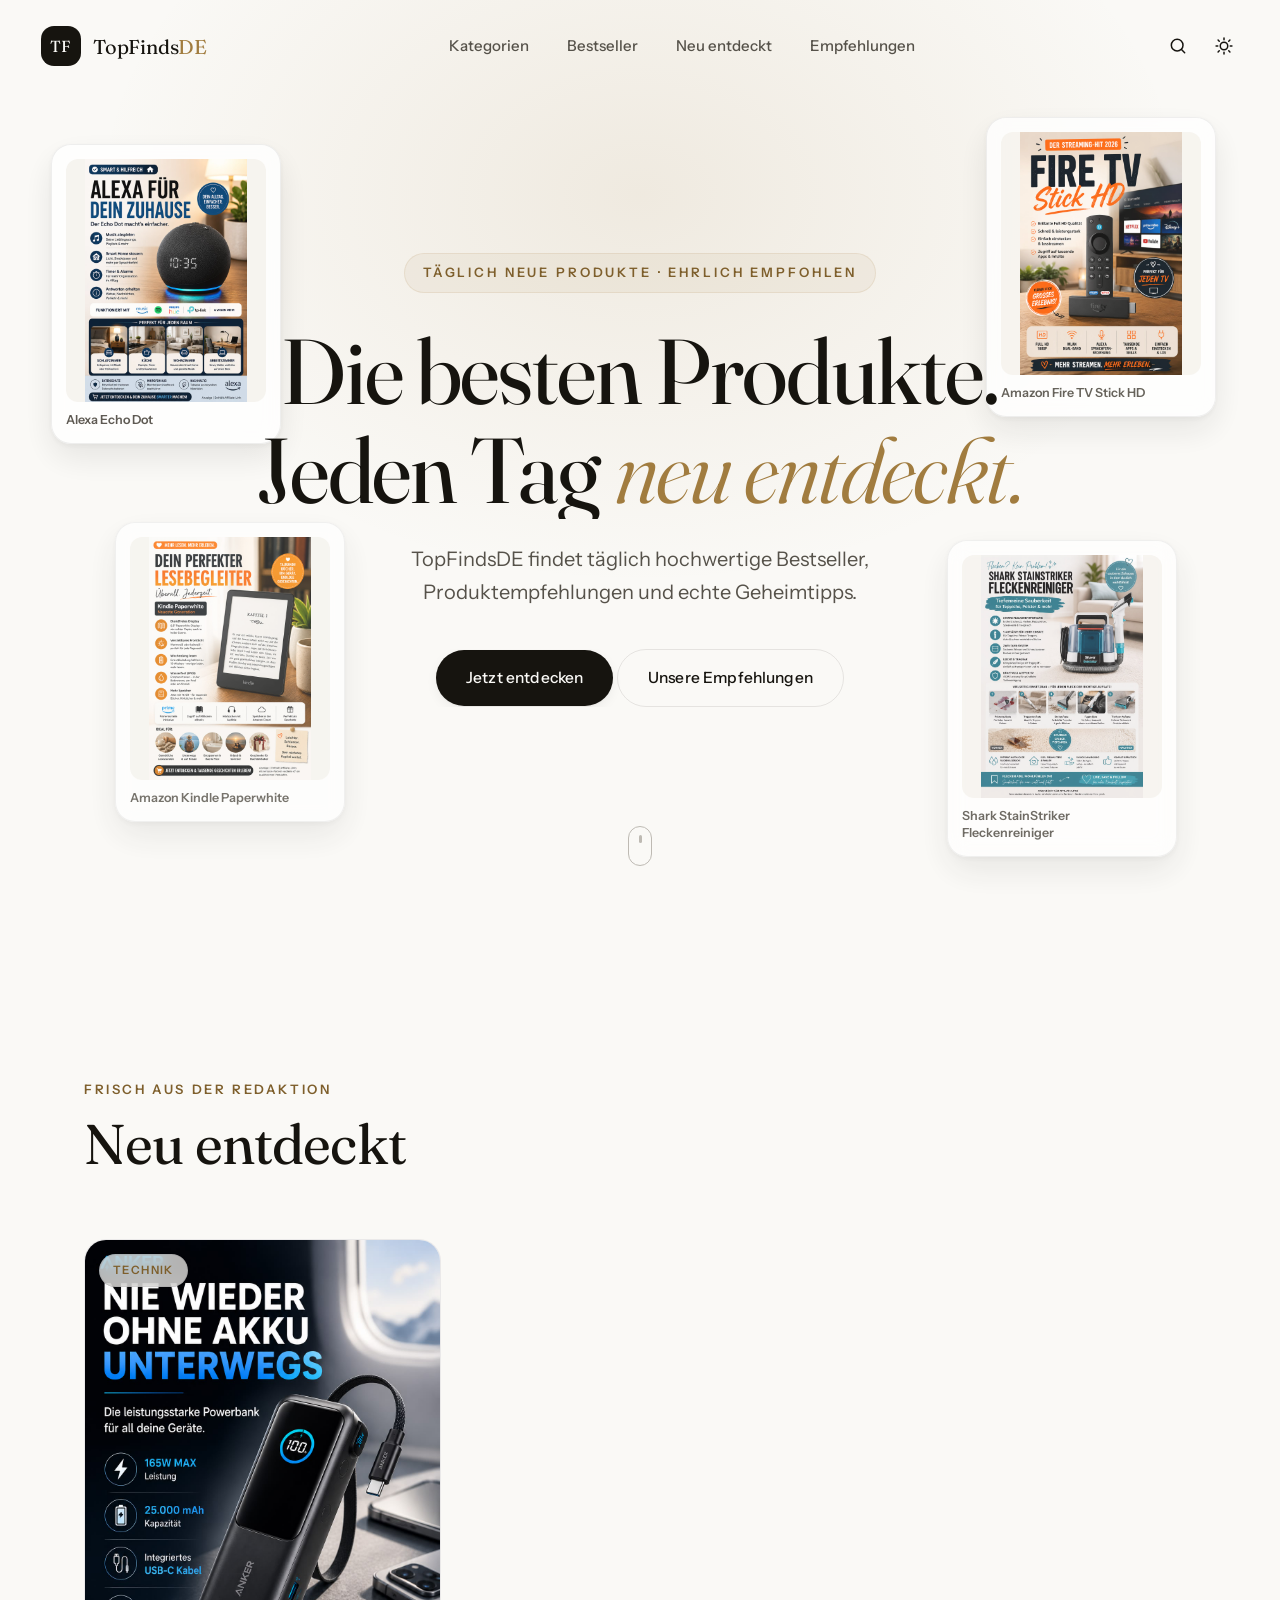
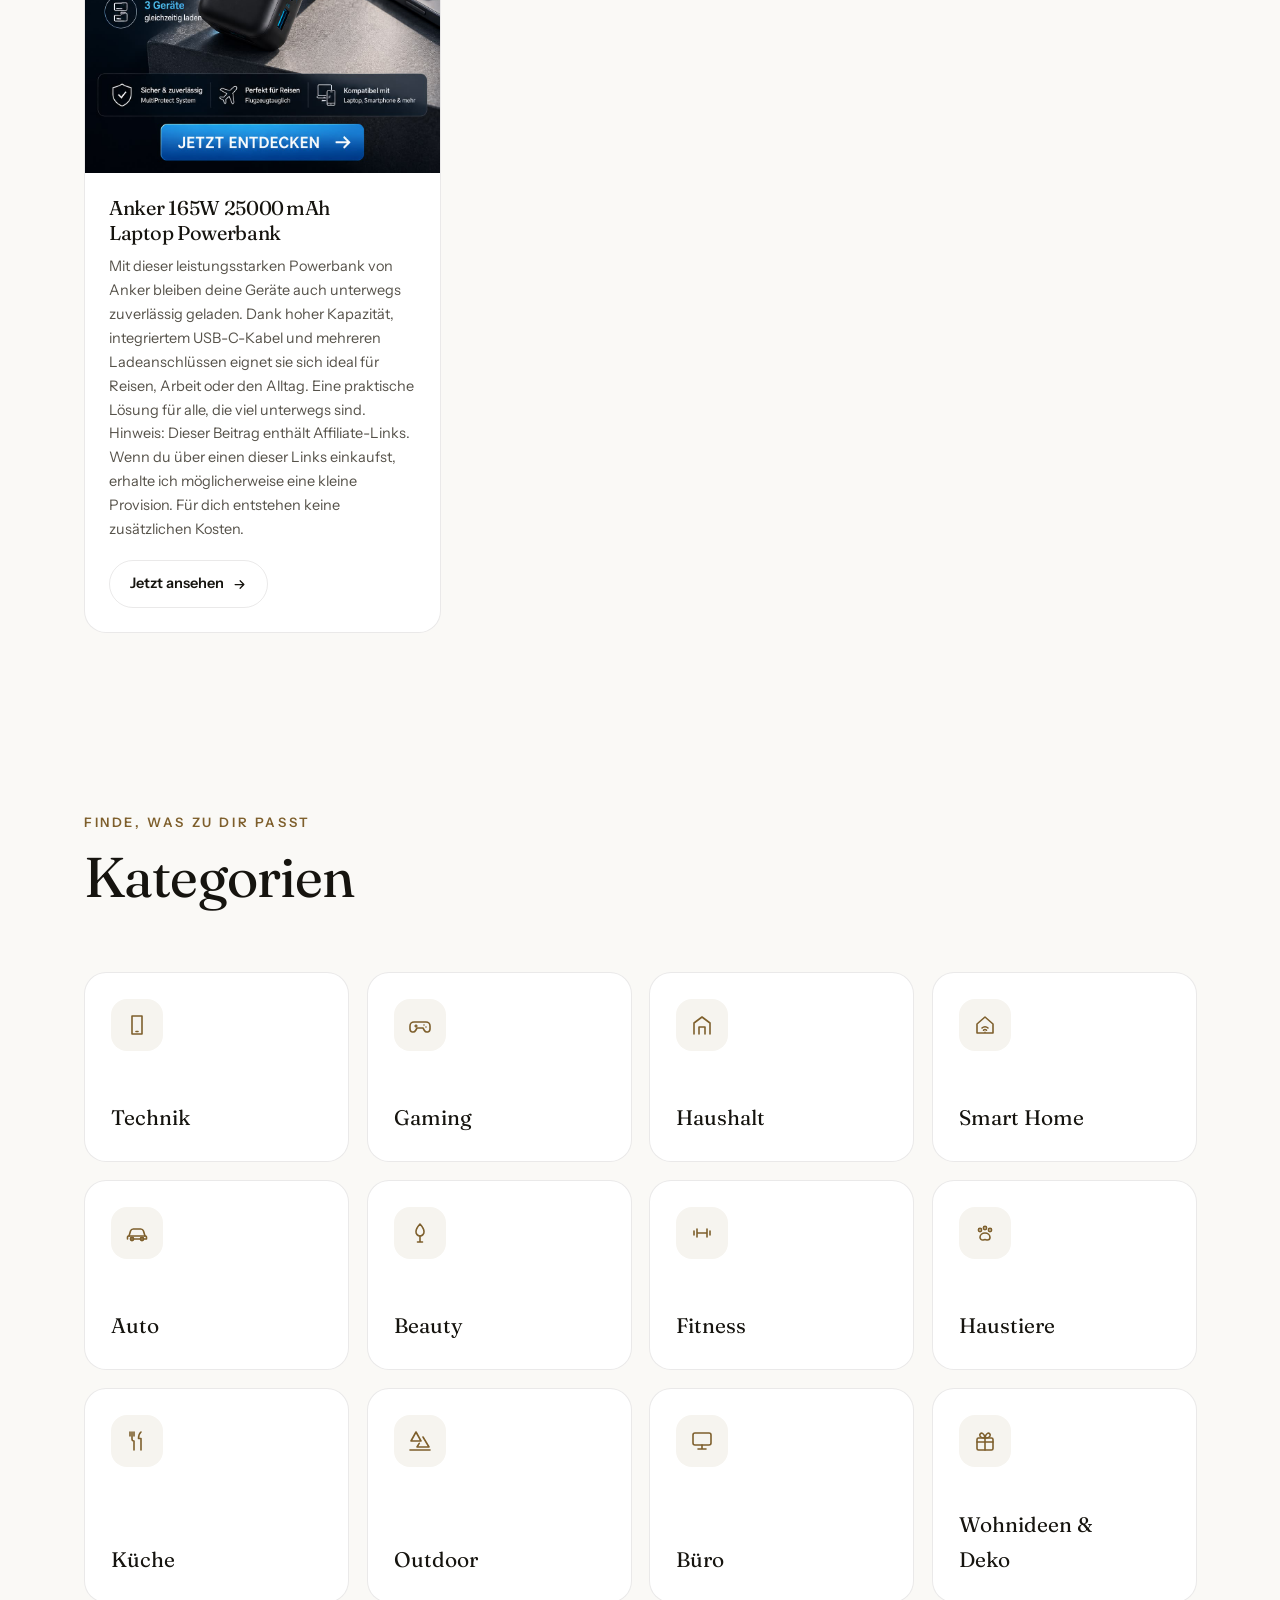
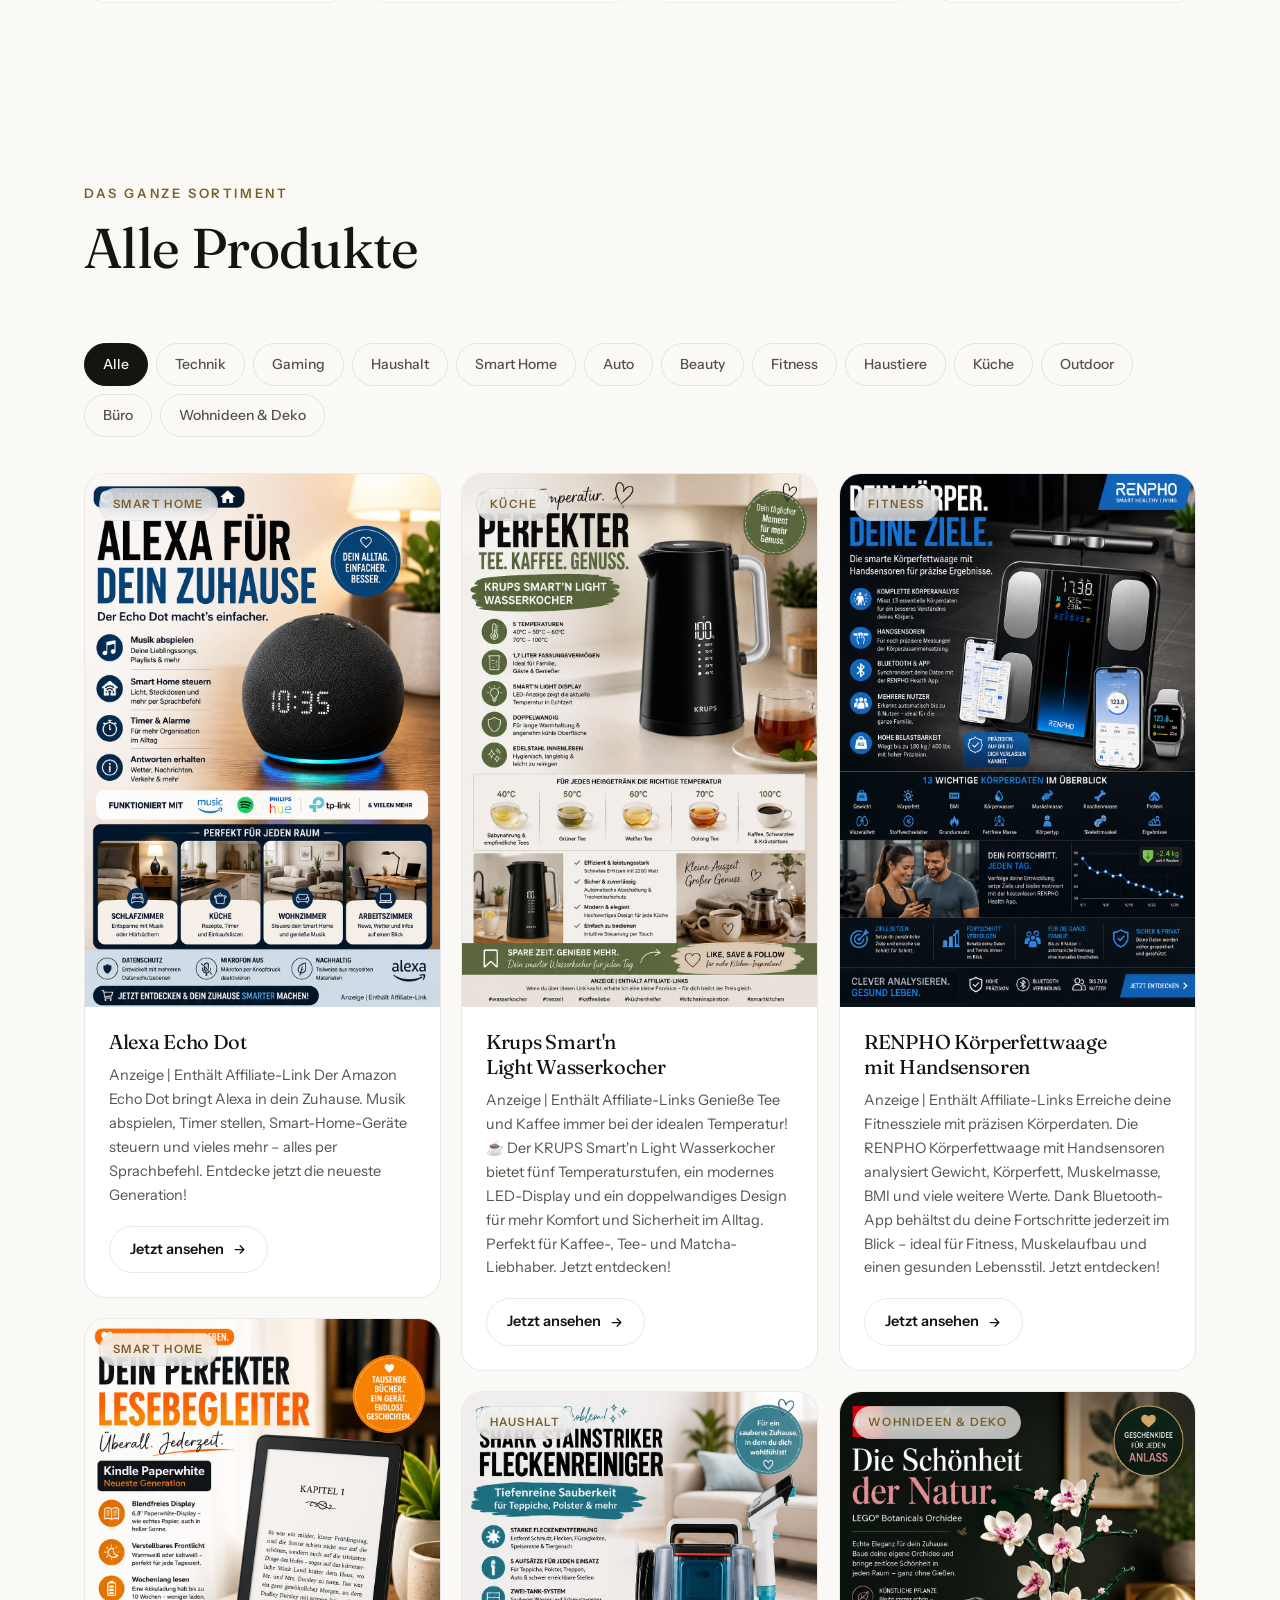
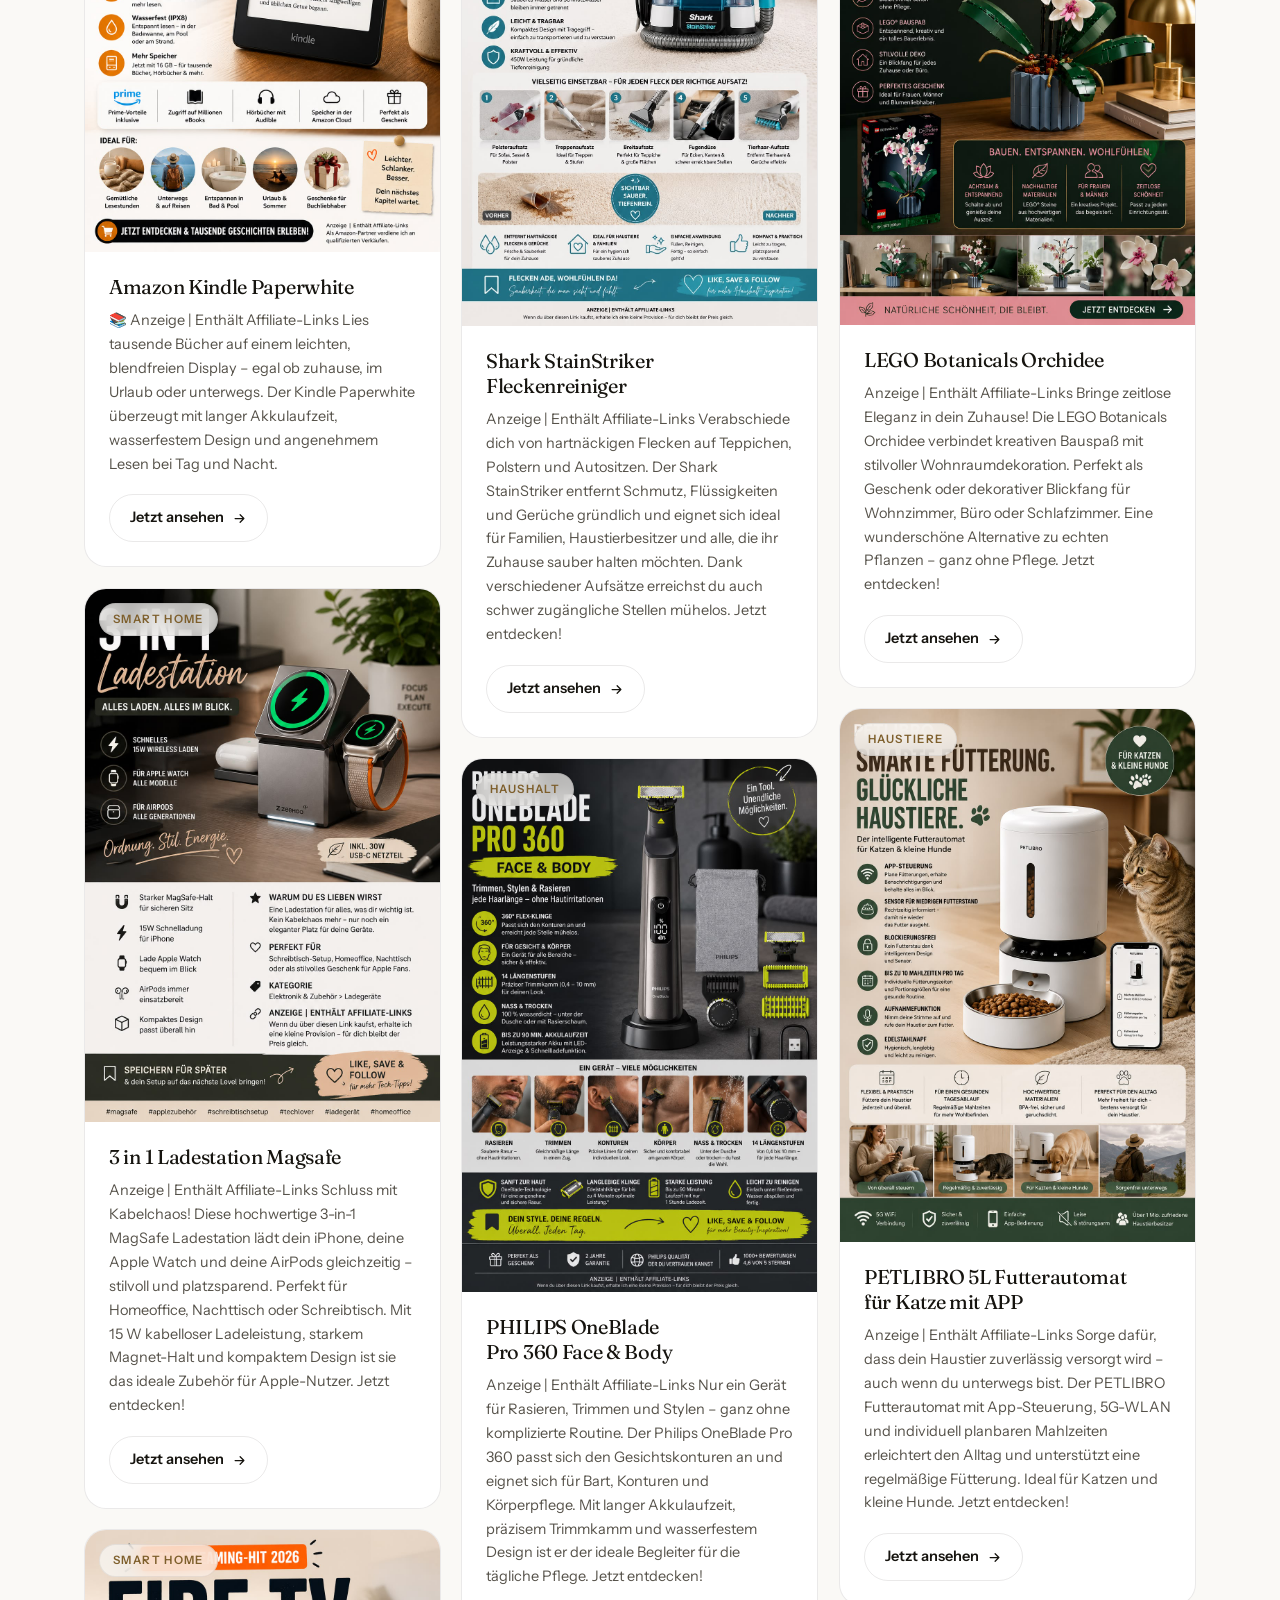
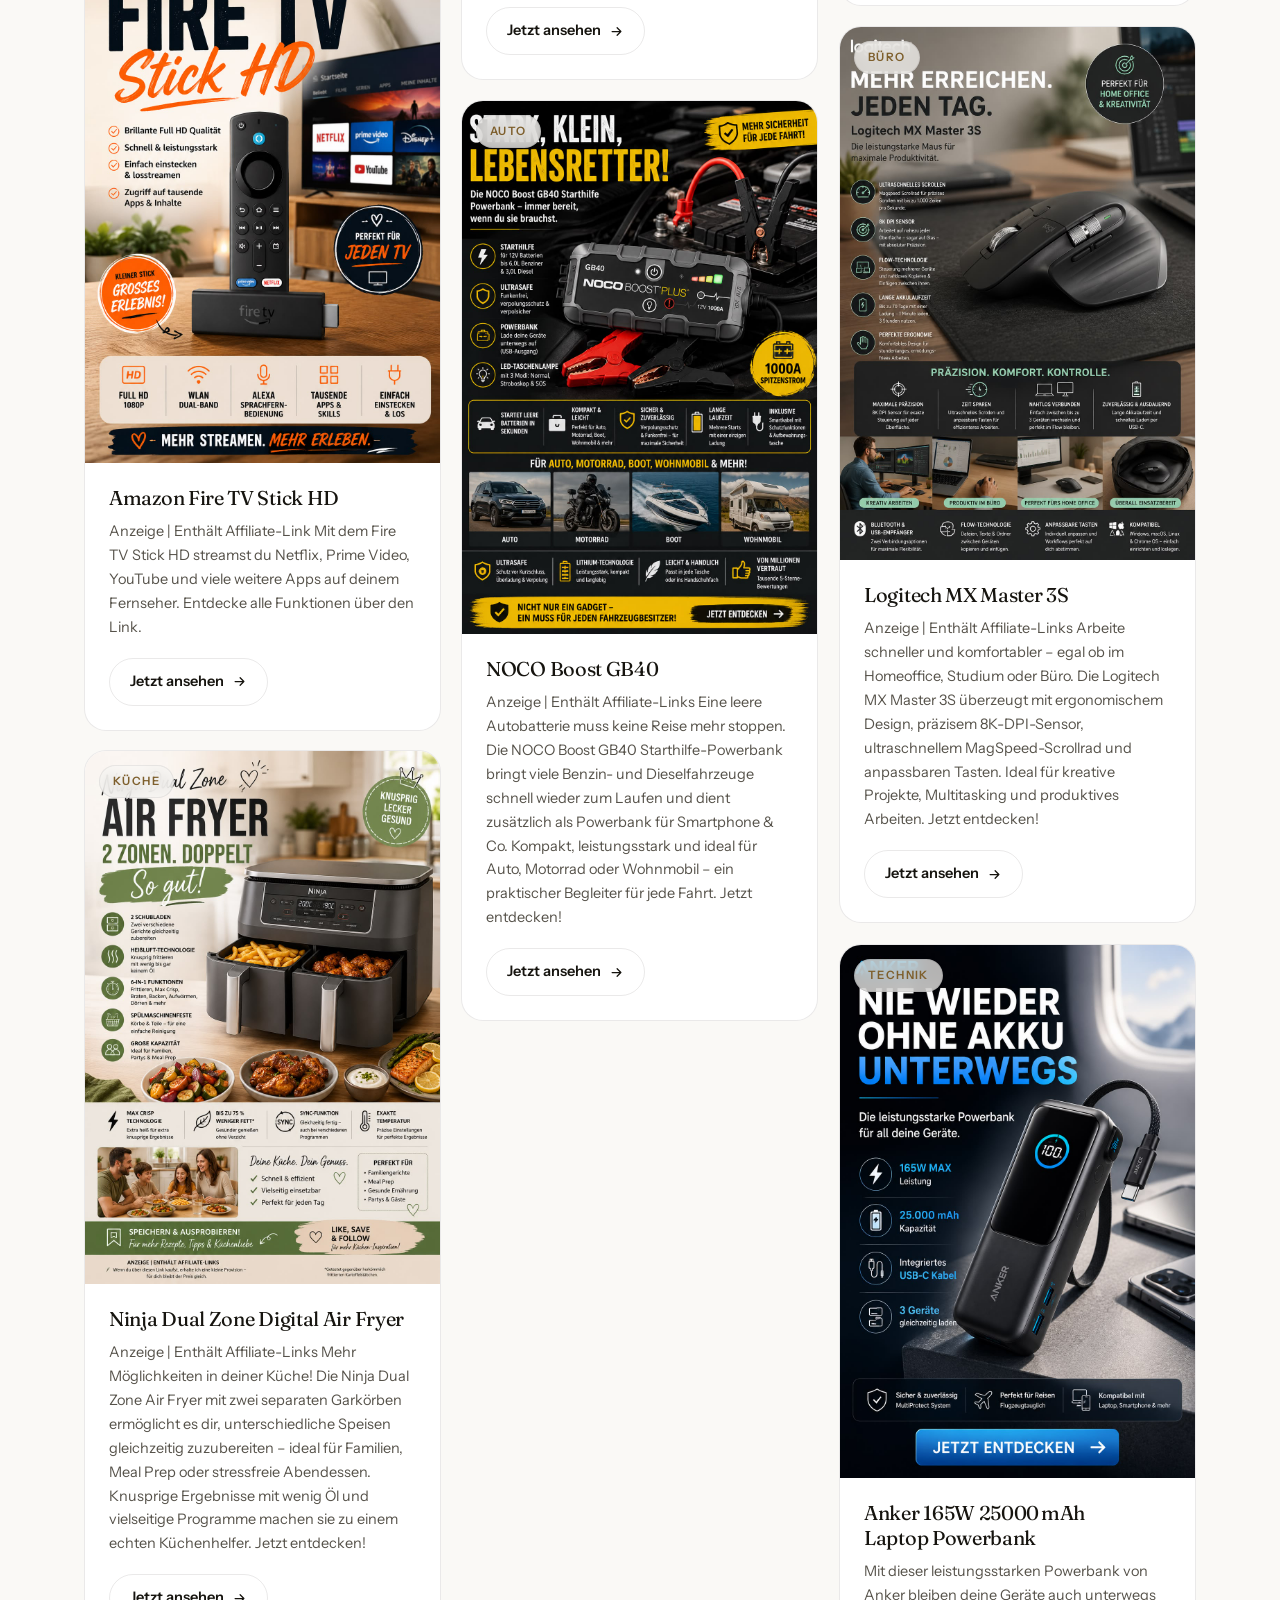
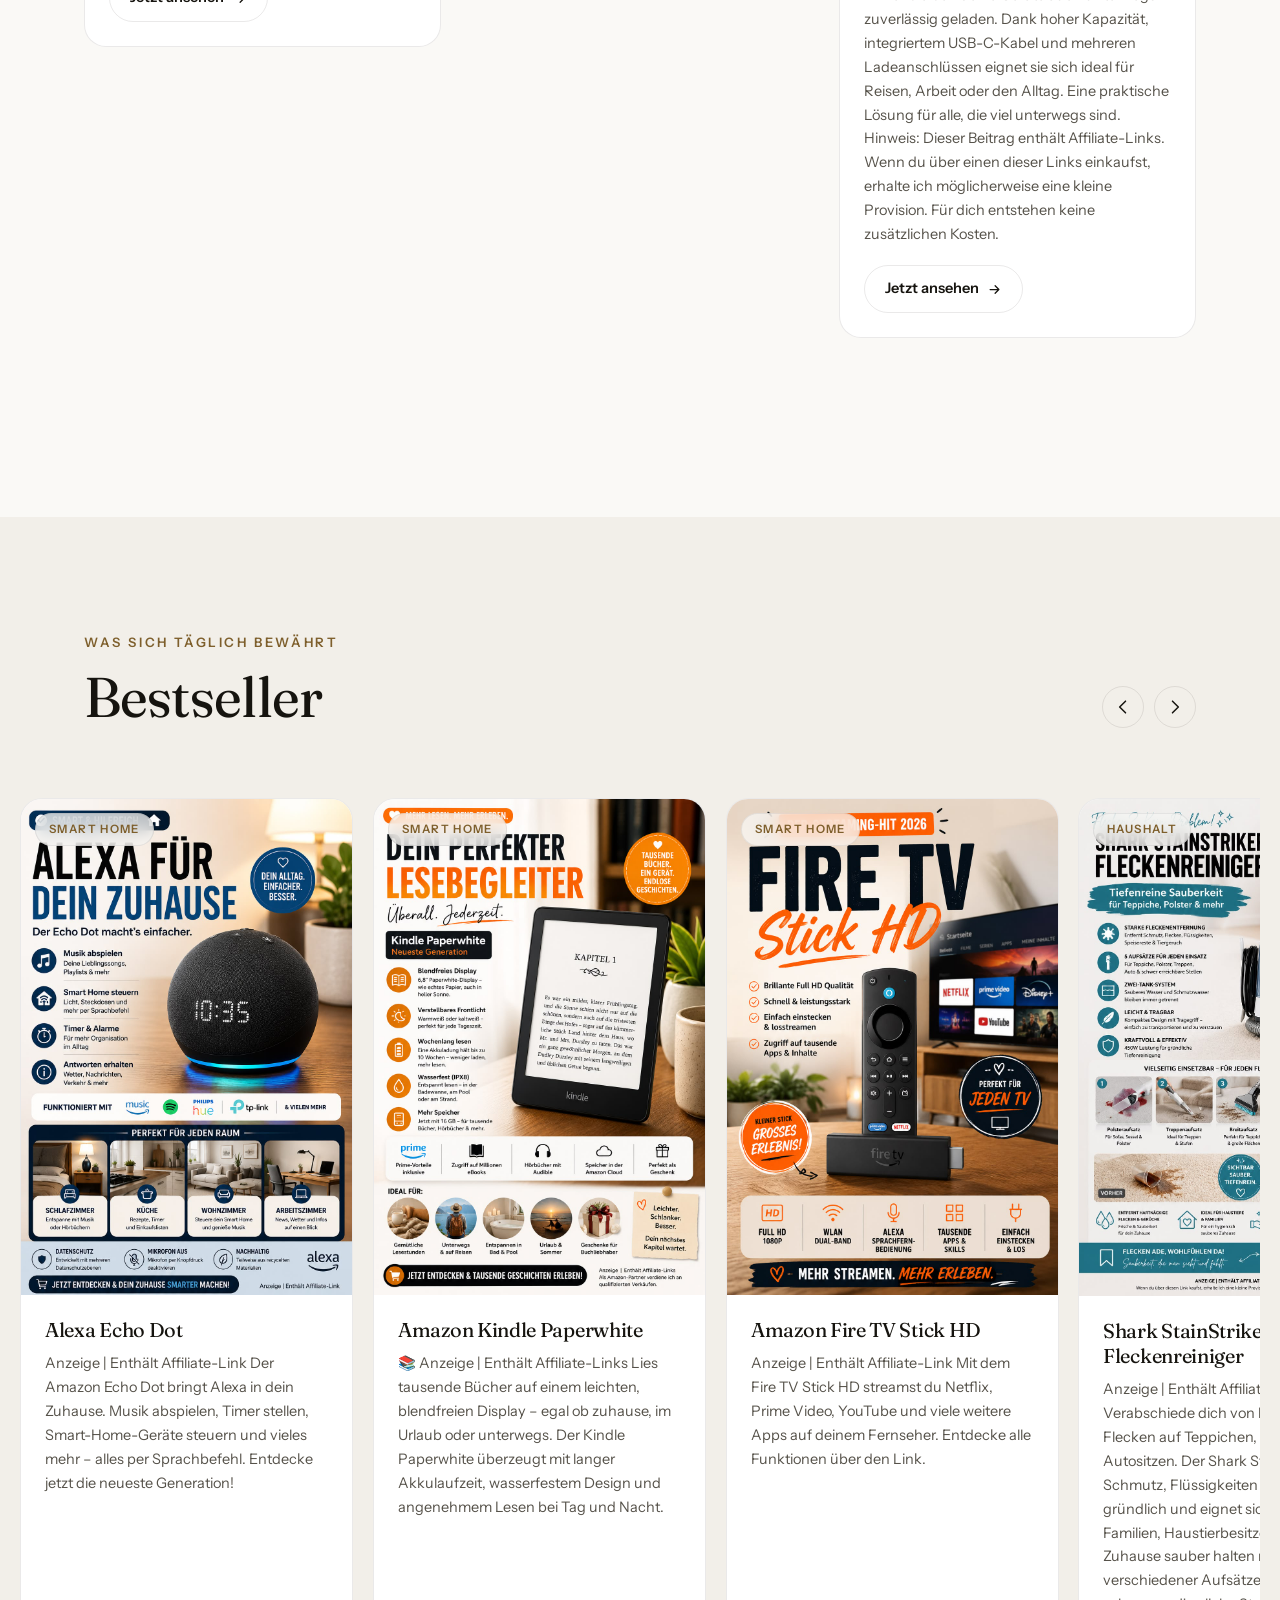
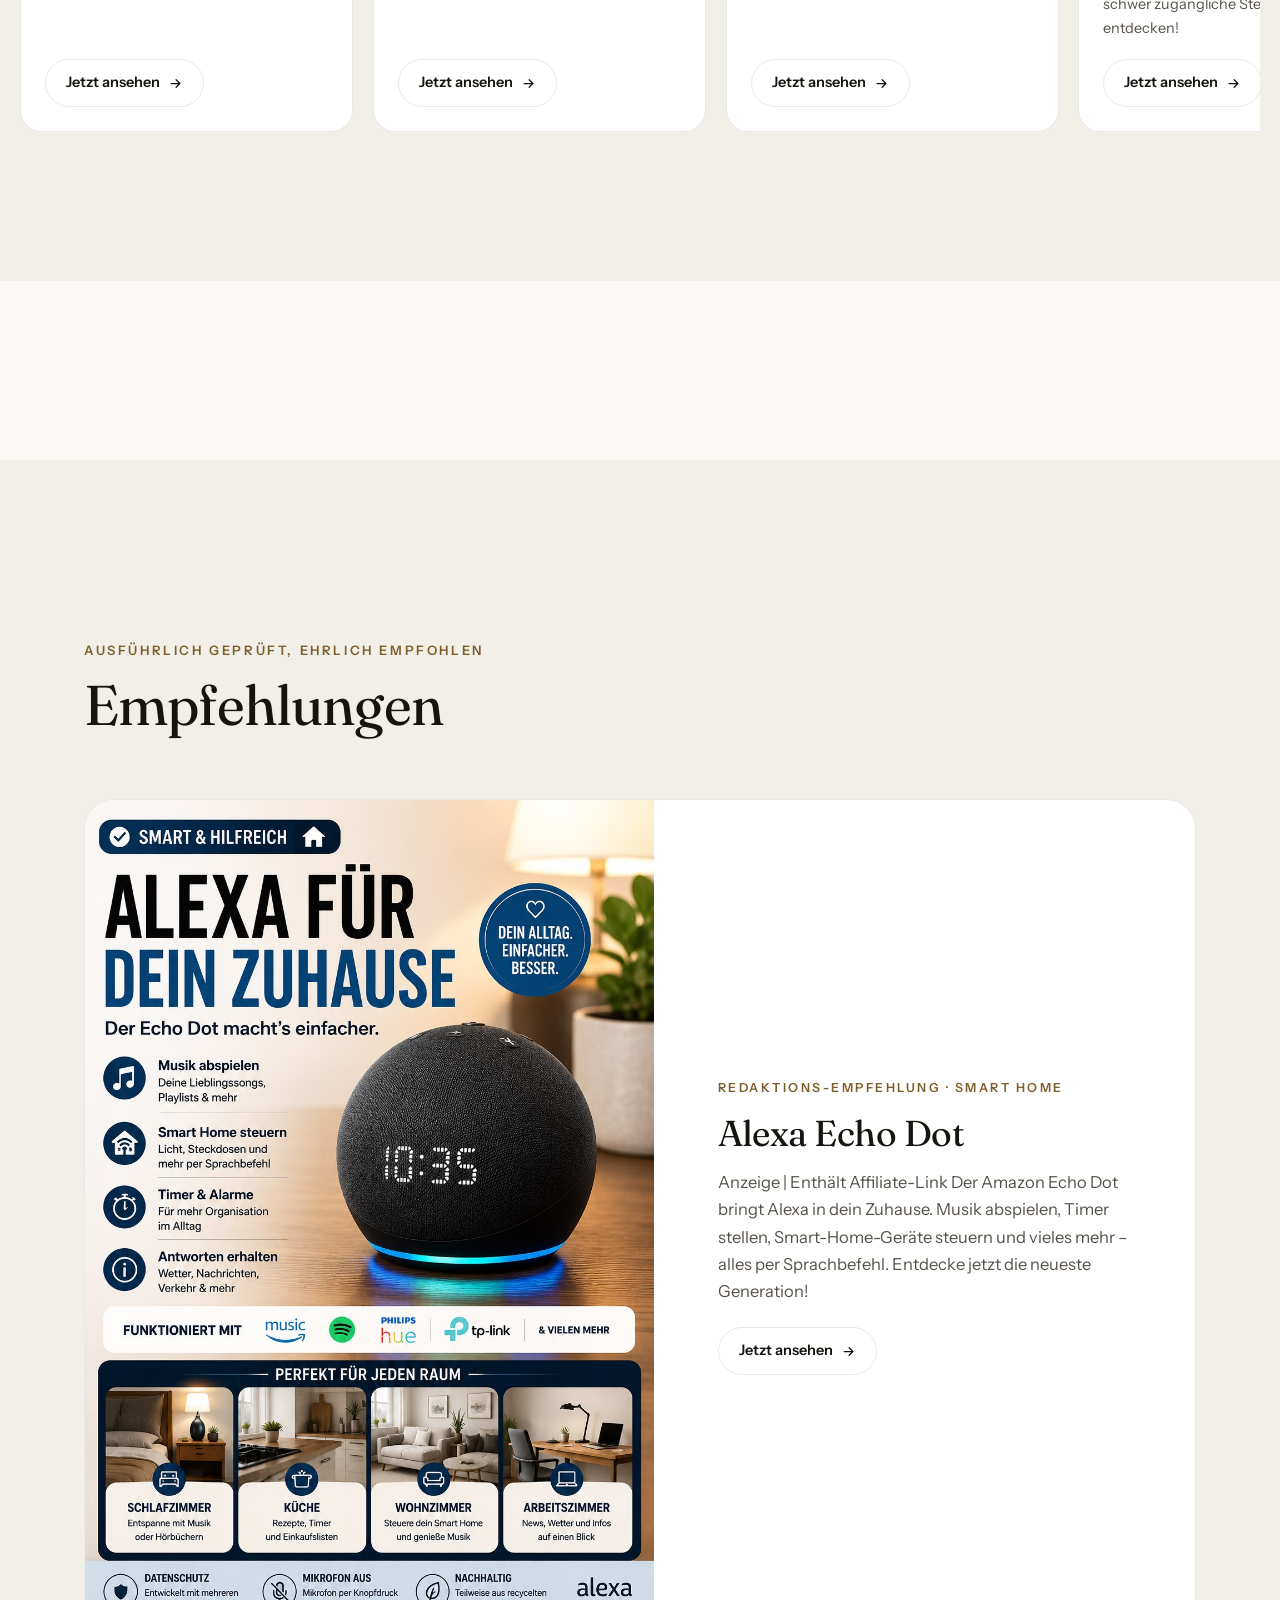
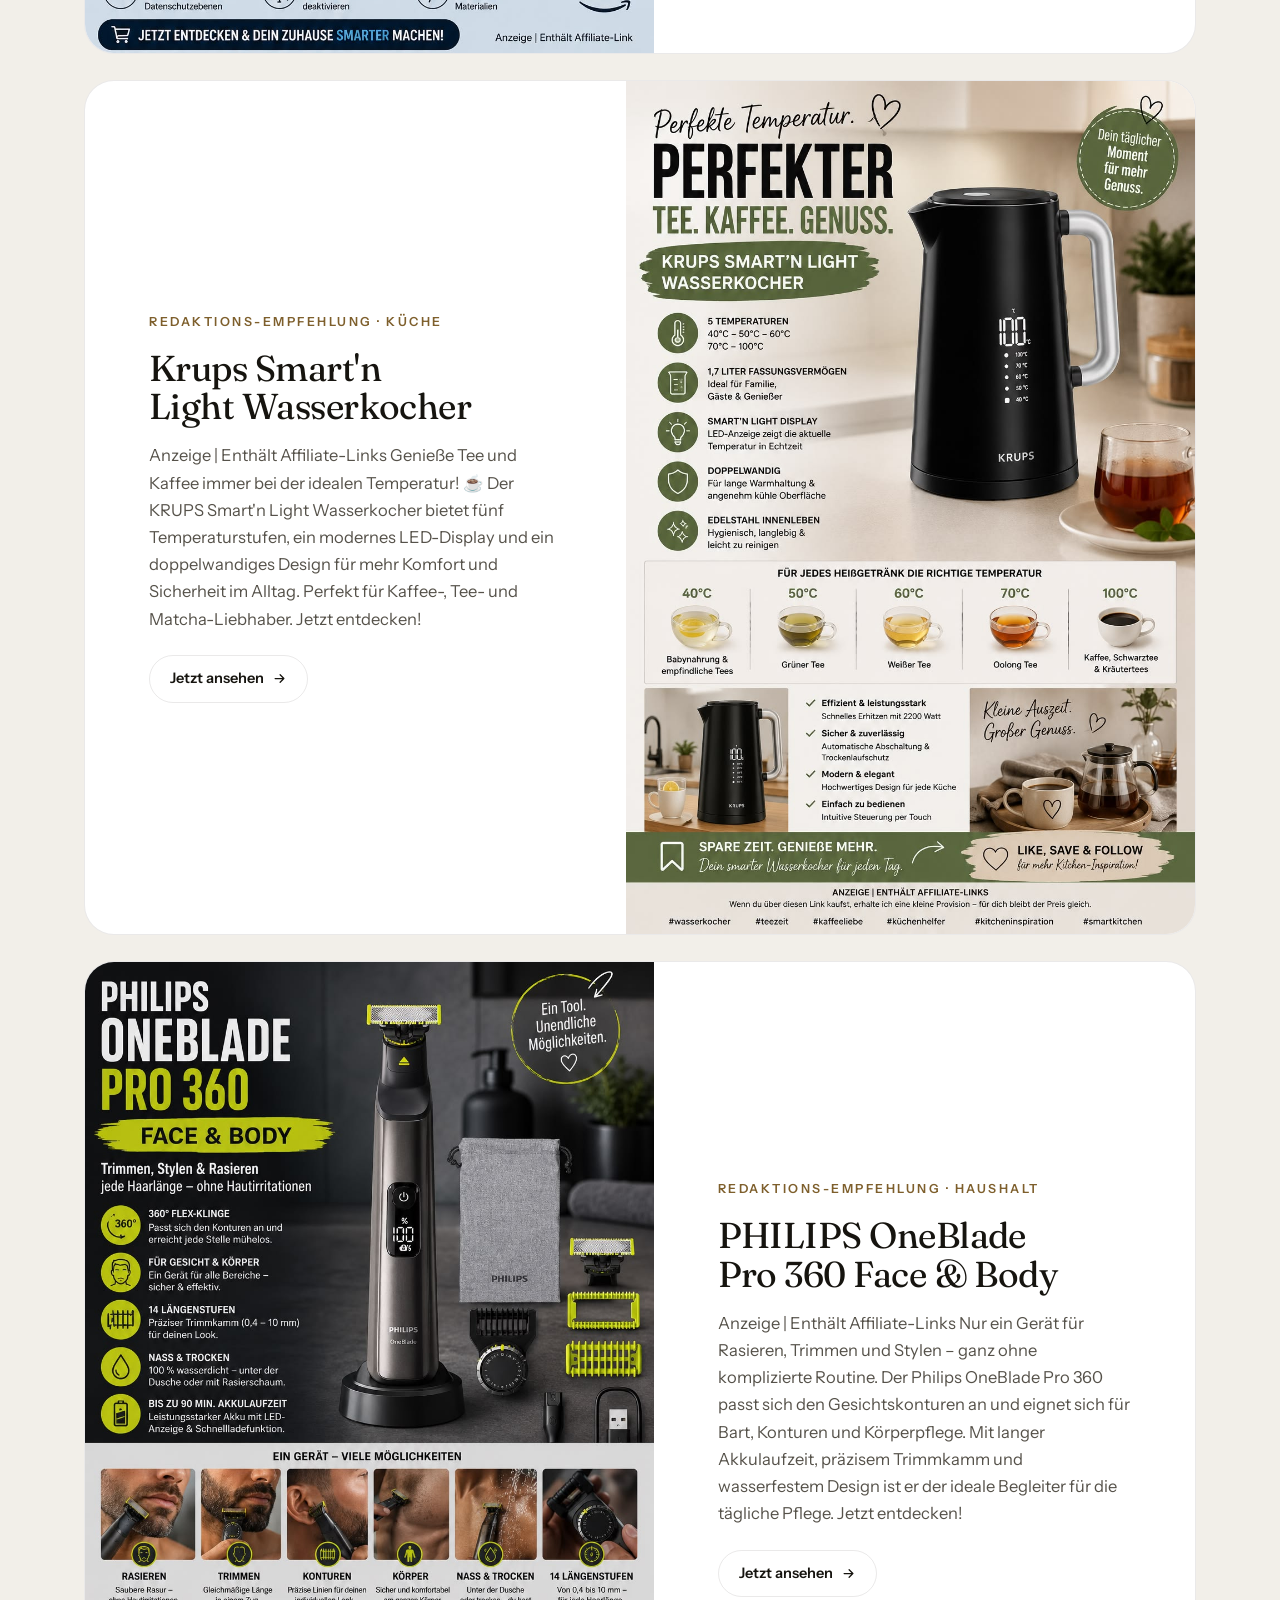
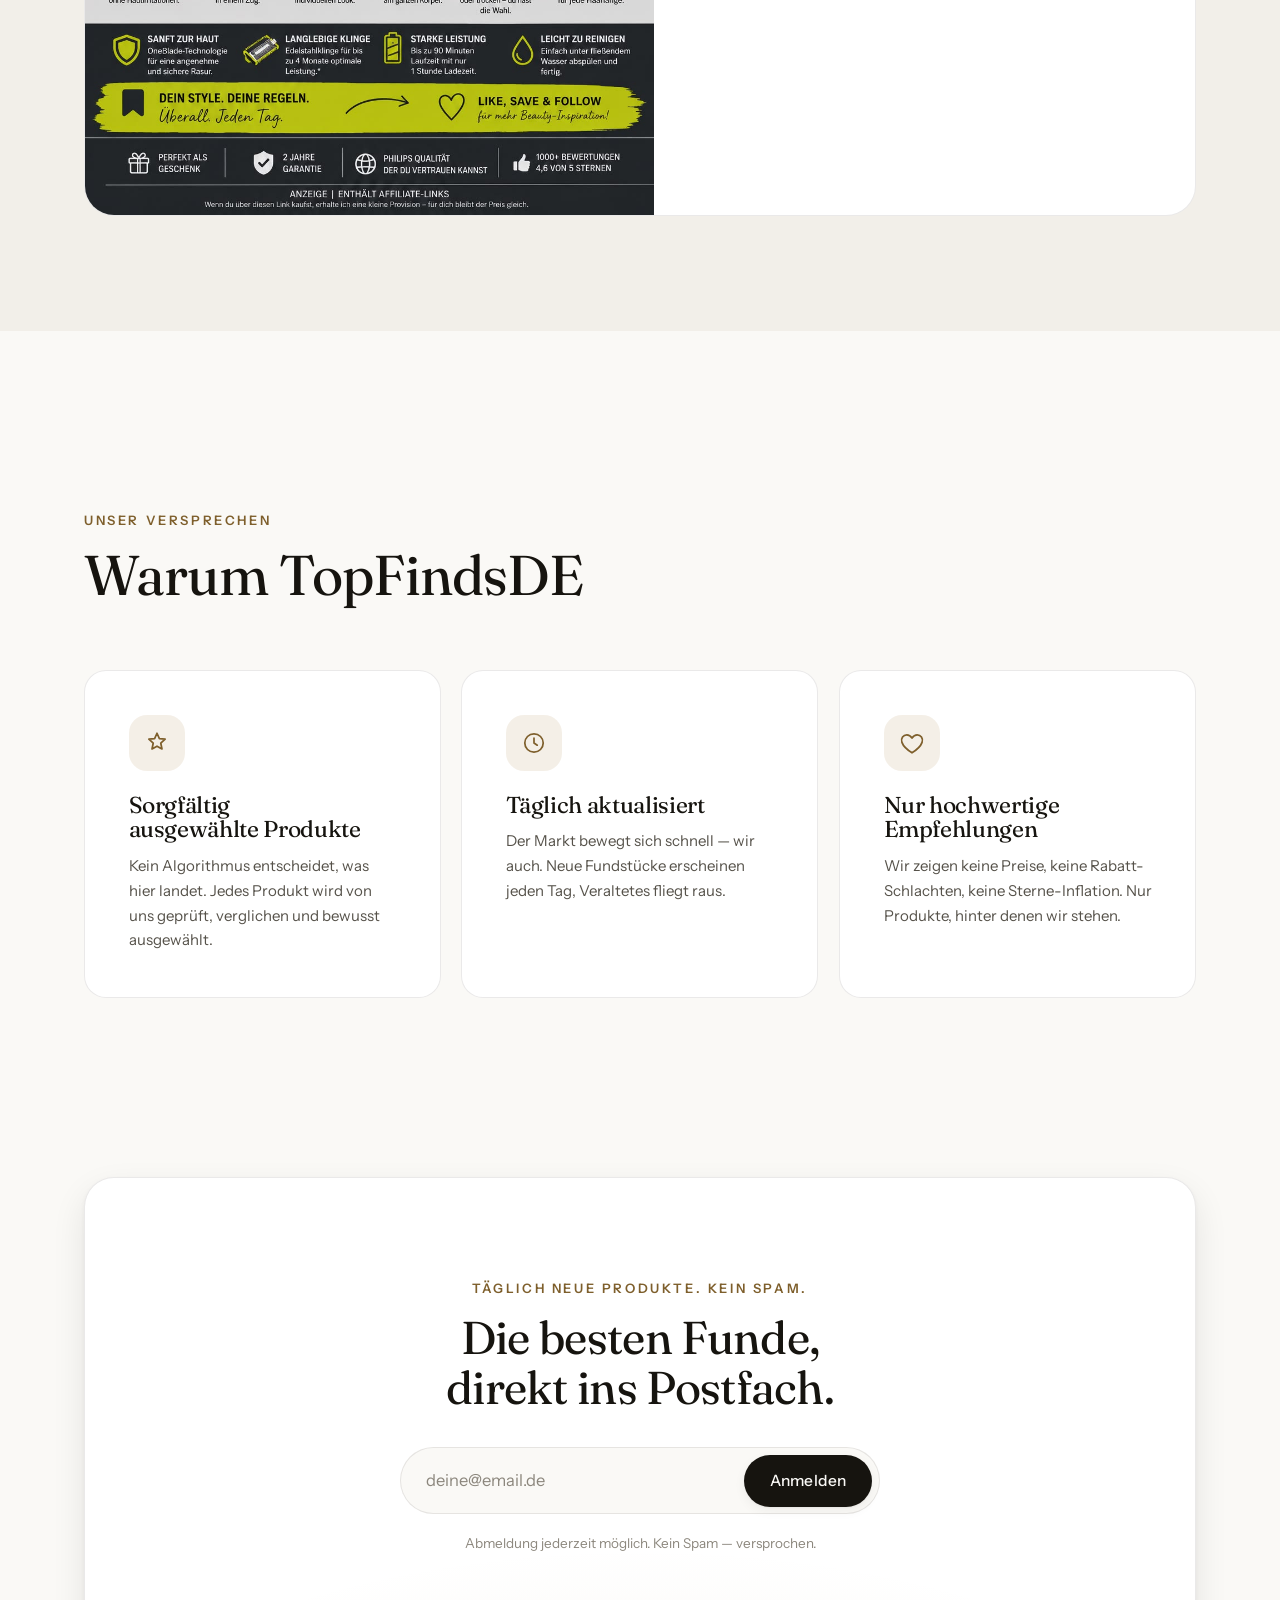
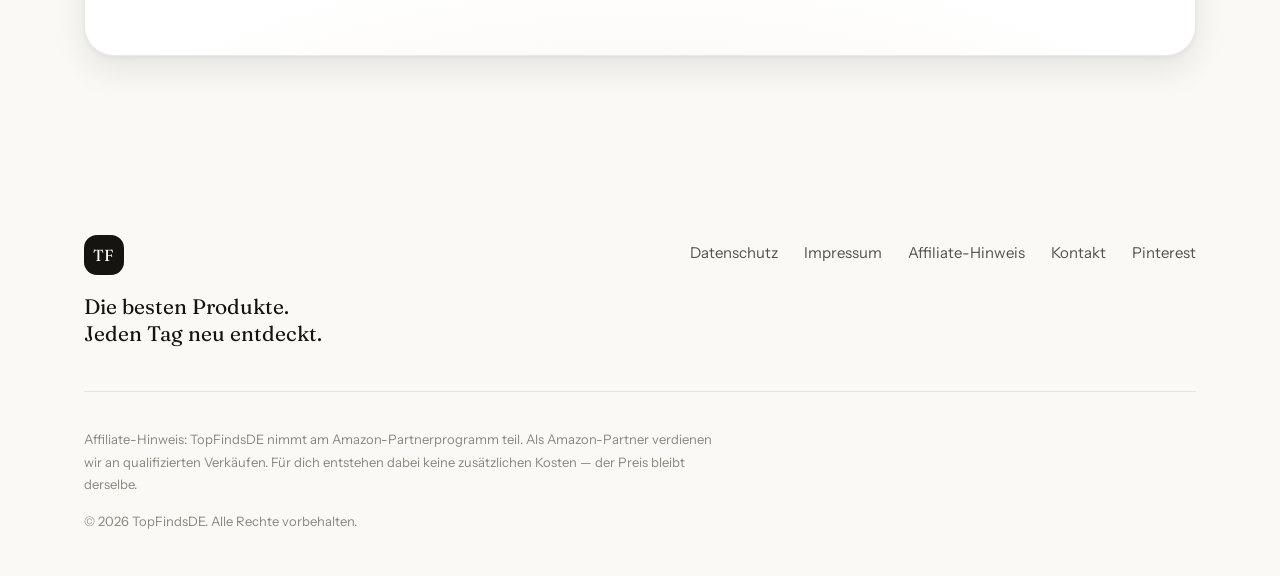
<file: index.html>
<!DOCTYPE html>
<html lang="de">
<head>
  <meta charset="UTF-8">
  <meta name="viewport" content="width=device-width, initial-scale=1.0, viewport-fit=cover">

  <!-- ===================== SEO ===================== -->
  <title>TopFindsDE — Die besten Produkte. Jeden Tag neu entdeckt.</title>
  <meta name="description" content="TopFindsDE findet täglich hochwertige Bestseller, Produktempfehlungen und echte Geheimtipps — handverlesen, unabhängig und ohne Umwege.">
  <meta name="keywords" content="Produktempfehlungen, Bestseller, Geheimtipps, Technik, Smart Home, Küche, Geschenkideen">
  <meta name="author" content="TopFindsDE">
  <meta name="robots" content="index, follow, max-image-preview:large">
  <link rel="canonical" href="https://www.topfindsde.de/">
  <meta name="theme-color" content="#FAF9F6" media="(prefers-color-scheme: light)">
  <meta name="theme-color" content="#15130F" media="(prefers-color-scheme: dark)">

  <!-- ===================== Open Graph ===================== -->
  <meta property="og:type" content="website">
  <meta property="og:site_name" content="TopFindsDE">
  <meta property="og:title" content="TopFindsDE — Die besten Produkte. Jeden Tag neu entdeckt.">
  <meta property="og:description" content="Täglich neue Produktempfehlungen und echte Geheimtipps.">
  <meta property="og:url" content="https://www.topfindsde.de/">
  <meta property="og:image" content="https://www.topfindsde.de/assets/og-image.jpg">
  <meta property="og:locale" content="de_DE">

  <!-- ===================== Twitter Cards ===================== -->
  <meta name="twitter:card" content="summary_large_image">
  <meta name="twitter:title" content="TopFindsDE — Die besten Produkte. Jeden Tag neu entdeckt.">
  <meta name="twitter:description" content="Täglich neue Produktempfehlungen und echte Geheimtipps.">
  <meta name="twitter:image" content="https://www.topfindsde.de/assets/og-image.jpg">

  <!-- ===================== PWA / Icons ===================== -->
  <link rel="manifest" href="manifest.json">
  <link rel="icon" href="favicon.ico" sizes="any">
  <link rel="apple-touch-icon" href="icons/icon-192.png">

  <!-- ===================== Fonts ===================== -->
  <link rel="preconnect" href="https://fonts.googleapis.com">
  <link rel="preconnect" href="https://fonts.gstatic.com" crossorigin>
  <link href="https://fonts.googleapis.com/css2?family=Fraunces:opsz,wght@9..144,340;9..144,420;9..144,560&family=Instrument+Sans:wght@400;500;600&display=swap" rel="stylesheet">

  <!-- Verhindert Theme-Flackern: setzt Light/Dark, bevor gerendert wird -->
  <script>
    (function () {
      var t = localStorage.getItem("tf-theme") ||
        (matchMedia("(prefers-color-scheme: dark)").matches ? "dark" : "light");
      document.documentElement.dataset.theme = t;
    })();
  </script>

  <!-- ===================== Styles ===================== -->
  <link rel="stylesheet" href="style.css">

  <!-- ===================== Schema.org ===================== -->
  <script type="application/ld+json">
  {
    "@context": "https://schema.org",
    "@type": "WebSite",
    "name": "TopFindsDE",
    "url": "https://www.topfindsde.de/",
    "description": "Täglich neue Produktempfehlungen und echte Geheimtipps.",
    "inLanguage": "de-DE",
    "publisher": {
      "@type": "Organization",
      "name": "TopFindsDE",
      "url": "https://www.topfindsde.de/"
    }
  }
  </script>
</head>
<body>

  <!-- Direktzugriff für Tastaturnutzer -->
  <a class="skip-link" href="#bestseller">Zum Inhalt springen</a>

  <!-- ============================================================
       NAVIGATION — sticky, transparent, Blur, verändert sich beim Scrollen
       ============================================================ -->
  <header class="nav" id="nav">
    <div class="nav__inner">
      <a href="#top" class="nav__logo" aria-label="TopFindsDE — Startseite">
        <span class="nav__monogram" aria-hidden="true">TF</span>
        <span class="nav__wordmark">TopFinds<em>DE</em></span>
      </a>

      <nav class="nav__links" aria-label="Hauptnavigation">
        <a href="#kategorien">Kategorien</a>
        <a href="#bestseller">Bestseller</a>
        <a href="#neu">Neu entdeckt</a>
        <a href="#empfehlungen">Empfehlungen</a>
      </nav>

      <div class="nav__actions">
        <button class="icon-btn" id="searchToggle" aria-label="Suche öffnen" aria-expanded="false">
          <svg viewBox="0 0 24 24" fill="none" stroke="currentColor" stroke-width="1.8" stroke-linecap="round"><circle cx="11" cy="11" r="7"/><path d="m20 20-3.8-3.8"/></svg>
        </button>
        <button class="icon-btn" id="themeToggle" aria-label="Dunkles Design umschalten">
          <svg class="icon-sun" viewBox="0 0 24 24" fill="none" stroke="currentColor" stroke-width="1.8" stroke-linecap="round"><circle cx="12" cy="12" r="4.5"/><path d="M12 2.5v2M12 19.5v2M4.9 4.9l1.4 1.4M17.7 17.7l1.4 1.4M2.5 12h2M19.5 12h2M4.9 19.1l1.4-1.4M17.7 6.3l1.4-1.4"/></svg>
          <svg class="icon-moon" viewBox="0 0 24 24" fill="none" stroke="currentColor" stroke-width="1.8" stroke-linecap="round" stroke-linejoin="round"><path d="M20.5 14.5A8.5 8.5 0 1 1 9.5 3.5a7 7 0 0 0 11 11Z"/></svg>
        </button>
        <button class="icon-btn nav__burger" id="menuToggle" aria-label="Menü öffnen" aria-expanded="false" aria-controls="mobileMenu">
          <span></span><span></span>
        </button>
      </div>
    </div>

    <!-- Mobiles Menü -->
    <div class="nav__mobile" id="mobileMenu" hidden>
      <a href="#kategorien">Kategorien</a>
      <a href="#bestseller">Bestseller</a>
      <a href="#neu">Neu entdeckt</a>
      <a href="#empfehlungen">Empfehlungen</a>
      <a href="#newsletter">Newsletter</a>
    </div>
  </header>

  <!-- ============================================================
       SUCHE — Overlay mit Live-Filter über products.js
       ============================================================ -->
  <div class="search" id="searchOverlay" hidden>
    <div class="search__panel">
      <div class="search__bar">
        <svg viewBox="0 0 24 24" fill="none" stroke="currentColor" stroke-width="1.8" stroke-linecap="round"><circle cx="11" cy="11" r="7"/><path d="m20 20-3.8-3.8"/></svg>
        <input type="search" id="searchInput" placeholder="Wonach suchst du?" autocomplete="off" aria-label="Produkte durchsuchen">
        <button class="icon-btn" id="searchClose" aria-label="Suche schließen">
          <svg viewBox="0 0 24 24" fill="none" stroke="currentColor" stroke-width="1.8" stroke-linecap="round"><path d="M6 6l12 12M18 6 6 18"/></svg>
        </button>
      </div>
      <div class="search__results" id="searchResults" role="listbox" aria-label="Suchergebnisse"></div>
    </div>
  </div>

  <main id="top">

    <!-- ============================================================
         HERO — Signatur der Seite: maskierte Headline + driftende Karten
         ============================================================ -->
    <section class="hero" aria-label="Einführung">
      <div class="hero__backdrop" aria-hidden="true">
        <div class="hero__glow"></div>
        <div class="hero__cards" id="heroCards"></div>
      </div>

      <div class="hero__content">
        <p class="hero__eyebrow reveal-line"><span>Täglich neue Produkte · Ehrlich empfohlen</span></p>
        <h1 class="hero__title" aria-label="Die besten Produkte. Jeden Tag neu entdeckt.">
          <span class="reveal-line"><span>Die besten Produkte.</span></span>
          <span class="reveal-line"><span>Jeden Tag <em>neu entdeckt.</em></span></span>
        </h1>
        <p class="hero__sub reveal-line"><span>TopFindsDE findet täglich hochwertige Bestseller, Produktempfehlungen und echte Geheimtipps.</span></p>
        <div class="hero__cta reveal-line">
          <span>
            <a href="#kategorien" class="btn btn--primary" data-ripple>Jetzt entdecken</a>
            <a href="#empfehlungen" class="btn btn--ghost" data-ripple>Unsere Empfehlungen</a>
          </span>
        </div>
      </div>

      <div class="hero__scrollcue" aria-hidden="true"><span></span></div>
    </section>

    <!-- ============================================================
         NEU ENTDECKT — die neuesten Produkte (max. 10)
         ============================================================ -->
    <section class="section" id="neu" aria-labelledby="neu-title">
      <div class="section__head reveal">
        <p class="section__eyebrow">Frisch aus der Redaktion</p>
        <h2 class="section__title" id="neu-title">Neu entdeckt</h2>
      </div>
      <div class="masonry" id="neuGrid"></div>
    </section>

    <!-- ============================================================
         KATEGORIEN — große Bildkarten, aus CATEGORIES generiert
         ============================================================ -->
    <section class="section" id="kategorien" aria-labelledby="kategorien-title">
      <div class="section__head reveal">
        <p class="section__eyebrow">Finde, was zu dir passt</p>
        <h2 class="section__title" id="kategorien-title">Kategorien</h2>
      </div>
      <div class="cat-grid" id="categoryGrid"></div>
    </section>

    <!-- ============================================================
         ALLE PRODUKTE — das ganze Sortiment mit Kategorie-Filter
         ============================================================ -->
    <section class="section" id="produkte" aria-labelledby="produkte-title">
      <div class="section__head reveal">
        <p class="section__eyebrow">Das ganze Sortiment</p>
        <h2 class="section__title" id="produkte-title">Alle Produkte</h2>
      </div>
      <div class="filter-row reveal" id="filterRow" role="tablist" aria-label="Nach Kategorie filtern"></div>
      <div class="masonry" id="masonryGrid"></div>
    </section>

    <!-- ============================================================
         BESTSELLER — horizontaler Slider
         ============================================================ -->
    <section class="section section--tinted" id="bestseller" aria-labelledby="bestseller-title">
      <div class="section__head section__head--split reveal">
        <div>
          <p class="section__eyebrow">Was sich täglich bewährt</p>
          <h2 class="section__title" id="bestseller-title">Bestseller</h2>
        </div>
        <div class="slider-nav">
          <button class="icon-btn icon-btn--framed" id="sliderPrev" aria-label="Vorherige Produkte">
            <svg viewBox="0 0 24 24" fill="none" stroke="currentColor" stroke-width="1.8" stroke-linecap="round" stroke-linejoin="round"><path d="M15 5l-7 7 7 7"/></svg>
          </button>
          <button class="icon-btn icon-btn--framed" id="sliderNext" aria-label="Nächste Produkte">
            <svg viewBox="0 0 24 24" fill="none" stroke="currentColor" stroke-width="1.8" stroke-linecap="round" stroke-linejoin="round"><path d="M9 5l7 7-7 7"/></svg>
          </button>
        </div>
      </div>
      <div class="slider" id="bestsellerSlider" tabindex="0" aria-label="Bestseller-Produkte, horizontal scrollbar"></div>
    </section>

    <!-- ============================================================
         EMPFEHLUNGEN — große Editorial-Karten
         ============================================================ -->
    <section class="section section--tinted" id="empfehlungen" aria-labelledby="empfehlungen-title">
      <div class="section__head reveal">
        <p class="section__eyebrow">Ausführlich geprüft, ehrlich empfohlen</p>
        <h2 class="section__title" id="empfehlungen-title">Empfehlungen</h2>
      </div>
      <div class="editorial" id="editorialGrid"></div>
    </section>

    <!-- ============================================================
         WARUM TOPFINDSDE — 3 Vorteile
         ============================================================ -->
    <section class="section why" aria-labelledby="why-title">
      <div class="section__head reveal">
        <p class="section__eyebrow">Unser Versprechen</p>
        <h2 class="section__title" id="why-title">Warum TopFindsDE</h2>
      </div>
      <div class="why__grid">
        <article class="why__card reveal">
          <div class="why__icon" aria-hidden="true">
            <svg viewBox="0 0 24 24" fill="none" stroke="currentColor" stroke-width="1.6" stroke-linecap="round" stroke-linejoin="round"><path d="M12 3l2.2 4.9 5.3.6-4 3.7 1.1 5.3L12 14.9l-4.6 2.6 1.1-5.3-4-3.7 5.3-.6L12 3z"/></svg>
          </div>
          <h3>Sorgfältig ausgewählte Produkte</h3>
          <p>Kein Algorithmus entscheidet, was hier landet. Jedes Produkt wird von uns geprüft, verglichen und bewusst ausgewählt.</p>
        </article>
        <article class="why__card reveal">
          <div class="why__icon" aria-hidden="true">
            <svg viewBox="0 0 24 24" fill="none" stroke="currentColor" stroke-width="1.6" stroke-linecap="round" stroke-linejoin="round"><circle cx="12" cy="12" r="8.5"/><path d="M12 7.5V12l3 2"/></svg>
          </div>
          <h3>Täglich aktualisiert</h3>
          <p>Der Markt bewegt sich schnell — wir auch. Neue Fundstücke erscheinen jeden Tag, Veraltetes fliegt raus.</p>
        </article>
        <article class="why__card reveal">
          <div class="why__icon" aria-hidden="true">
            <svg viewBox="0 0 24 24" fill="none" stroke="currentColor" stroke-width="1.6" stroke-linecap="round" stroke-linejoin="round"><path d="M12 21s-7.5-4.6-9.3-9.6C1.4 7.7 4 4.5 7.2 4.5c2 0 3.6 1.1 4.8 2.9 1.2-1.8 2.8-2.9 4.8-2.9 3.2 0 5.8 3.2 4.5 6.9C19.5 16.4 12 21 12 21z"/></svg>
          </div>
          <h3>Nur hochwertige Empfehlungen</h3>
          <p>Wir zeigen keine Preise, keine Rabatt-Schlachten, keine Sterne-Inflation. Nur Produkte, hinter denen wir stehen.</p>
        </article>
      </div>
    </section>

    <!-- ============================================================
         NEWSLETTER
         ============================================================ -->
    <section class="section newsletter" id="newsletter" aria-labelledby="newsletter-title">
      <div class="newsletter__card reveal">
        <div class="newsletter__glow" aria-hidden="true"></div>
        <p class="section__eyebrow">Täglich neue Produkte. Kein Spam.</p>
        <h2 class="section__title" id="newsletter-title">Die besten Funde,<br>direkt ins Postfach.</h2>
        <form class="newsletter__form" id="newsletterForm" novalidate>
          <label class="sr-only" for="newsletterEmail">E-Mail-Adresse</label>
          <input type="email" id="newsletterEmail" placeholder="deine@email.de" required autocomplete="email">
          <button type="submit" class="btn btn--primary" data-ripple>Anmelden</button>
        </form>
        <p class="newsletter__note" id="newsletterNote">Abmeldung jederzeit möglich. Kein Spam — versprochen.</p>
      </div>
    </section>

  </main>

  <!-- ============================================================
       FOOTER
       ============================================================ -->
  <footer class="footer">
    <div class="footer__inner">
      <div class="footer__brand">
        <span class="nav__monogram" aria-hidden="true">TF</span>
        <p class="footer__claim">Die besten Produkte.<br>Jeden Tag neu entdeckt.</p>
      </div>
      <nav class="footer__links" aria-label="Rechtliches">
        <a href="datenschutz.html">Datenschutz</a>
        <a href="impressum.html">Impressum</a>
        <a href="impressum.html#affiliate">Affiliate-Hinweis</a>
        <a href="impressum.html#kontakt">Kontakt</a>
        <a href="https://www.pinterest.de/" rel="noopener" target="_blank">Pinterest</a>
      </nav>
    </div>
    <p class="footer__affiliate" id="affiliate-hinweis">
      Affiliate-Hinweis: TopFindsDE nimmt am Amazon-Partnerprogramm teil. Als Amazon-Partner verdienen wir an
      qualifizierten Verkäufen. Für dich entstehen dabei keine zusätzlichen Kosten — der Preis bleibt derselbe.
    </p>
    <p class="footer__copy">© <span id="year"></span> TopFindsDE. Alle Rechte vorbehalten.</p>
  </footer>

  <!-- Produktdaten zuerst, dann die Logik -->
  <script src="products.js" defer></script>
  <script src="script.js" defer></script>
</body>
</html>
</file>
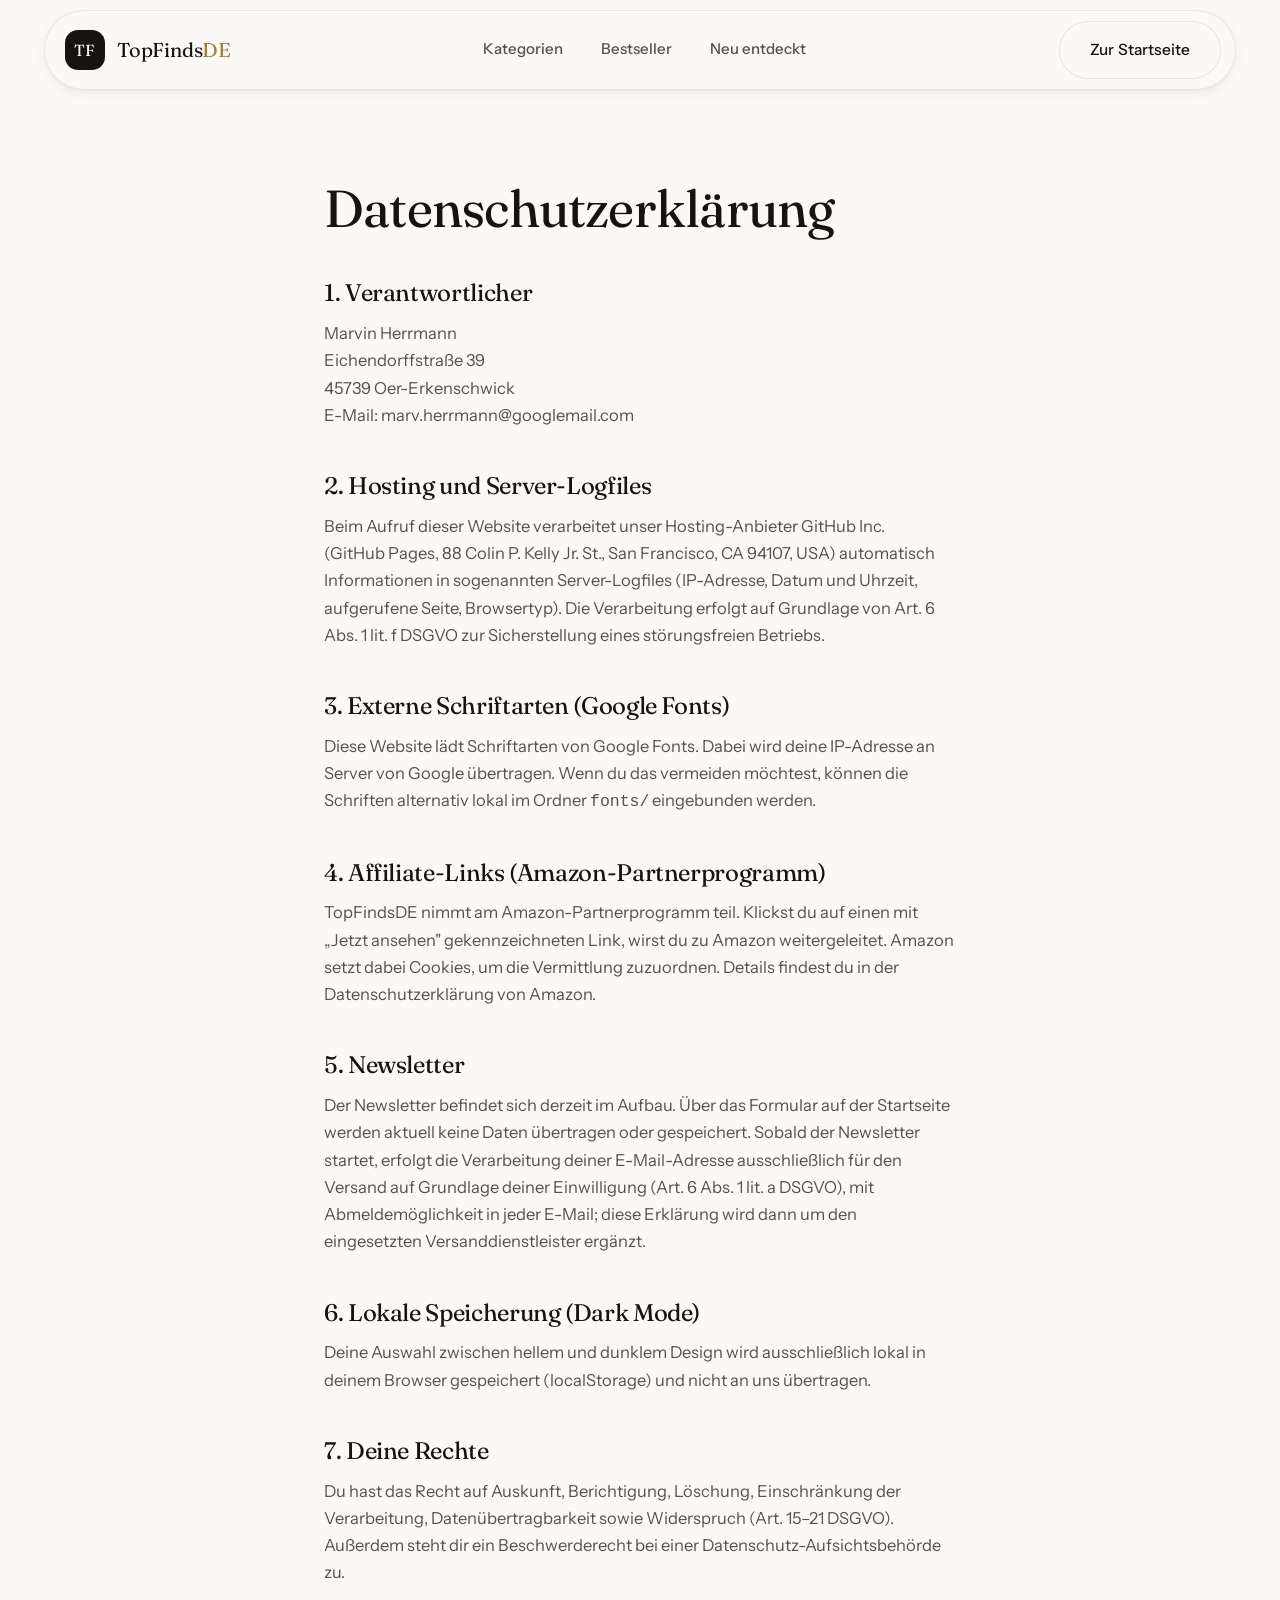
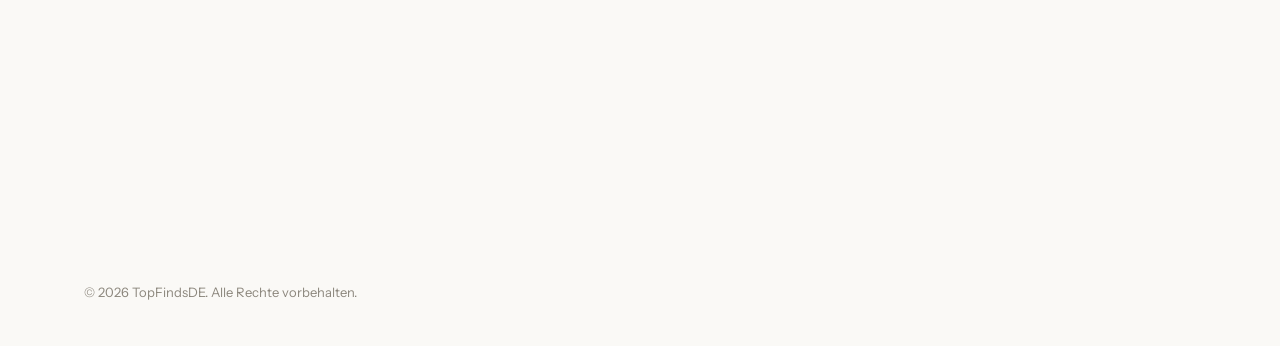
<file: datenschutz.html>
<!DOCTYPE html>
<html lang="de">
<head>
  <meta charset="UTF-8">
  <meta name="viewport" content="width=device-width, initial-scale=1.0">
  <title>Datenschutz — TopFindsDE</title>
  <meta name="description" content="Datenschutzerklärung von TopFindsDE.">
  <meta name="robots" content="noindex, follow">
  <link rel="canonical" href="https://www.topfindsde.de/datenschutz.html">
  <link rel="icon" href="favicon.ico" sizes="any">
  <link rel="preconnect" href="https://fonts.googleapis.com">
  <link rel="preconnect" href="https://fonts.gstatic.com" crossorigin>
  <link href="https://fonts.googleapis.com/css2?family=Fraunces:opsz,wght@9..144,340;9..144,420;9..144,560&family=Instrument+Sans:wght@400;500;600&display=swap" rel="stylesheet">
  <script>
    (function () {
      var t = localStorage.getItem("tf-theme") ||
        (matchMedia("(prefers-color-scheme: dark)").matches ? "dark" : "light");
      document.documentElement.dataset.theme = t;
    })();
  </script>
  <link rel="stylesheet" href="style.css">
</head>
<body>
  <header class="nav is-scrolled" id="nav">
    <div class="nav__inner">
      <a href="index.html" class="nav__logo" aria-label="TopFindsDE — Startseite">
        <span class="nav__monogram" aria-hidden="true">TF</span>
        <span class="nav__wordmark">TopFinds<em>DE</em></span>
      </a>
      <nav class="nav__links" aria-label="Hauptnavigation">
        <a href="index.html#kategorien">Kategorien</a>
        <a href="index.html#bestseller">Bestseller</a>
        <a href="index.html#neu">Neu entdeckt</a>
      </nav>
      <div class="nav__actions">
        <a class="btn btn--ghost" href="index.html">Zur Startseite</a>
      </div>
    </div>
  </header>

  <main class="legal">
    <h1>Datenschutzerklärung</h1>

    <h2>1. Verantwortlicher</h2>
    <p>
      Marvin Herrmann<br>
      Eichendorffstraße 39<br>
      45739 Oer-Erkenschwick<br>
      E-Mail: <span id="mail-ds">[Bitte JavaScript aktivieren]</span>
    </p>
    <script>
      (function () {
        var a = "marv.herrmann" + "@" + "googlemail" + "." + "com";
        document.getElementById("mail-ds").innerHTML =
          '<a href="mailto:' + a + '">' + a + "</a>";
      })();
    </script>

    <h2>2. Hosting und Server-Logfiles</h2>
    <p>
      Beim Aufruf dieser Website verarbeitet unser Hosting-Anbieter GitHub Inc. (GitHub&nbsp;Pages, 88 Colin P. Kelly Jr. St., San Francisco, CA 94107, USA)
      automatisch Informationen in sogenannten Server-Logfiles (IP-Adresse, Datum und
      Uhrzeit, aufgerufene Seite, Browsertyp). Die Verarbeitung erfolgt auf Grundlage von
      Art. 6 Abs. 1 lit. f DSGVO zur Sicherstellung eines störungsfreien Betriebs.
    </p>

    <h2>3. Externe Schriftarten (Google Fonts)</h2>
    <p>
      Diese Website lädt Schriftarten von Google Fonts. Dabei wird deine IP-Adresse an
      Server von Google übertragen. Wenn du das vermeiden möchtest, können die Schriften
      alternativ lokal im Ordner <code>fonts/</code> eingebunden werden.
    </p>

    <h2>4. Affiliate-Links (Amazon-Partnerprogramm)</h2>
    <p>
      TopFindsDE nimmt am Amazon-Partnerprogramm teil. Klickst du auf einen mit
      „Jetzt ansehen" gekennzeichneten Link, wirst du zu Amazon weitergeleitet. Amazon
      setzt dabei Cookies, um die Vermittlung zuzuordnen. Details findest du in der
      Datenschutzerklärung von Amazon.
    </p>

    <h2>5. Newsletter</h2>
    <p>
      Der Newsletter befindet sich derzeit im Aufbau. Über das Formular auf der Startseite
      werden aktuell keine Daten übertragen oder gespeichert. Sobald der Newsletter startet,
      erfolgt die Verarbeitung deiner E-Mail-Adresse ausschließlich für den Versand auf
      Grundlage deiner Einwilligung (Art. 6 Abs. 1 lit. a DSGVO), mit Abmeldemöglichkeit in
      jeder E-Mail; diese Erklärung wird dann um den eingesetzten Versanddienstleister ergänzt.
    </p>

    <h2>6. Lokale Speicherung (Dark Mode)</h2>
    <p>
      Deine Auswahl zwischen hellem und dunklem Design wird ausschließlich lokal in deinem
      Browser gespeichert (localStorage) und nicht an uns übertragen.
    </p>

    <h2>7. Deine Rechte</h2>
    <p>
      Du hast das Recht auf Auskunft, Berichtigung, Löschung, Einschränkung der
      Verarbeitung, Datenübertragbarkeit sowie Widerspruch (Art. 15–21 DSGVO). Außerdem
      steht dir ein Beschwerderecht bei einer Datenschutz-Aufsichtsbehörde zu.
    </p>
  </main>

  <footer class="footer">
    <p class="footer__copy">© <span id="year"></span> TopFindsDE. Alle Rechte vorbehalten.</p>
  </footer>

  <script>document.getElementById("year").textContent = new Date().getFullYear();</script>
</body>
</html>
</file>
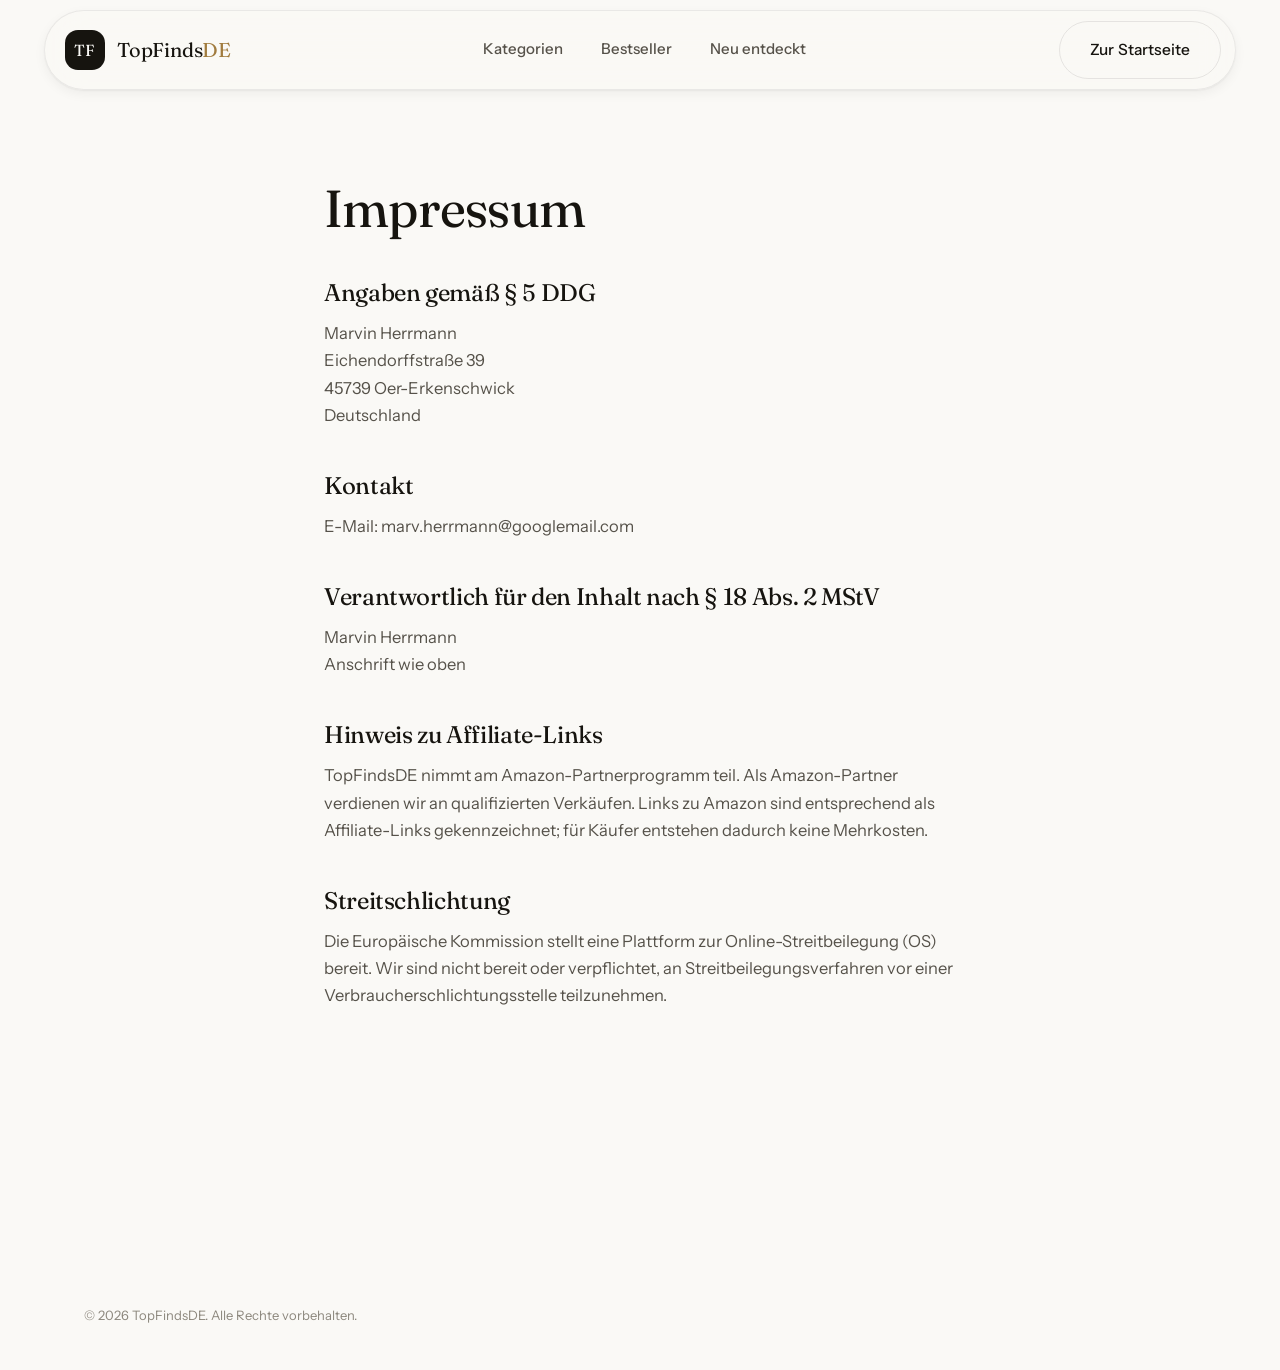
<file: impressum.html>
<!DOCTYPE html>
<html lang="de">
<head>
  <meta charset="UTF-8">
  <meta name="viewport" content="width=device-width, initial-scale=1.0">
  <title>Impressum — TopFindsDE</title>
  <meta name="description" content="Impressum von TopFindsDE.">
  <meta name="robots" content="noindex, follow">
  <link rel="canonical" href="https://www.topfindsde.de/impressum.html">
  <link rel="icon" href="favicon.ico" sizes="any">
  <link rel="preconnect" href="https://fonts.googleapis.com">
  <link rel="preconnect" href="https://fonts.gstatic.com" crossorigin>
  <link href="https://fonts.googleapis.com/css2?family=Fraunces:opsz,wght@9..144,340;9..144,420;9..144,560&family=Instrument+Sans:wght@400;500;600&display=swap" rel="stylesheet">
  <script>
    (function () {
      var t = localStorage.getItem("tf-theme") ||
        (matchMedia("(prefers-color-scheme: dark)").matches ? "dark" : "light");
      document.documentElement.dataset.theme = t;
    })();
  </script>
  <link rel="stylesheet" href="style.css">
</head>
<body>
  <header class="nav is-scrolled" id="nav">
    <div class="nav__inner">
      <a href="index.html" class="nav__logo" aria-label="TopFindsDE — Startseite">
        <span class="nav__monogram" aria-hidden="true">TF</span>
        <span class="nav__wordmark">TopFinds<em>DE</em></span>
      </a>
      <nav class="nav__links" aria-label="Hauptnavigation">
        <a href="index.html#kategorien">Kategorien</a>
        <a href="index.html#bestseller">Bestseller</a>
        <a href="index.html#neu">Neu entdeckt</a>
      </nav>
      <div class="nav__actions">
        <a class="btn btn--ghost" href="index.html">Zur Startseite</a>
      </div>
    </div>
  </header>

  <main class="legal">
    <h1>Impressum</h1>

    <h2>Angaben gemäß § 5 DDG</h2>
    <p>
      Marvin Herrmann<br>
      Eichendorffstraße 39<br>
      45739 Oer-Erkenschwick<br>
      Deutschland
    </p>

    <h2 id="kontakt">Kontakt</h2>
    <p>
      E-Mail: <span id="mail-imp">[Bitte JavaScript aktivieren]</span>
    </p>
    <script>
      (function () {
        var a = "marv.herrmann" + "@" + "googlemail" + "." + "com";
        document.getElementById("mail-imp").innerHTML =
          '<a href="mailto:' + a + '">' + a + "</a>";
      })();
    </script>

    <h2>Verantwortlich für den Inhalt nach § 18 Abs. 2 MStV</h2>
    <p>
      Marvin Herrmann<br>
      Anschrift wie oben
    </p>

    <h2 id="affiliate">Hinweis zu Affiliate-Links</h2>
    <p>
      TopFindsDE nimmt am Amazon-Partnerprogramm teil. Als Amazon-Partner verdienen wir an
      qualifizierten Verkäufen. Links zu Amazon sind entsprechend als Affiliate-Links
      gekennzeichnet; für Käufer entstehen dadurch keine Mehrkosten.
    </p>

    <h2>Streitschlichtung</h2>
    <p>
      Die Europäische Kommission stellt eine Plattform zur Online-Streitbeilegung (OS) bereit.
      Wir sind nicht bereit oder verpflichtet, an Streitbeilegungsverfahren vor einer
      Verbraucherschlichtungsstelle teilzunehmen.
    </p>
  </main>

  <footer class="footer">
    <p class="footer__copy">© <span id="year"></span> TopFindsDE. Alle Rechte vorbehalten.</p>
  </footer>

  <script>document.getElementById("year").textContent = new Date().getFullYear();</script>
</body>
</html>
</file>
<file: style.css>
/* ============================================================
   TopFindsDE — style.css
   ------------------------------------------------------------
   Aufbau:
   01  Design-Tokens (Light / Dark)
   02  Basis & Typografie
   03  Buttons & Ripple
   04  Navigation (Glas, Scroll-Zustand, Mobile)
   05  Suche (Overlay)
   06  Hero (Signatur: Wortmasken + driftende Karten)
   07  Sektionen & Überschriften
   08  Kategorien
   09  Produktkarten (Basis)
   10  Bestseller-Slider
   11  Masonry & Filter
   12  Editorial-Empfehlungen
   13  Warum TopFindsDE
   14  Newsletter
   15  Footer
   16  Scroll-Reveal & Motion
   17  Rechtliche Unterseiten
   18  Responsive
   19  Reduced Motion & Utilities
   ============================================================ */

/* ============ 01 · DESIGN-TOKENS ============ */
:root {
  /* Farbwelt: Porzellan, Tinte, Sand, Bronze */
  --bg:            #FAF9F6;
  --bg-tint:       #F2EFE9;
  --surface:       #FFFFFF;
  --surface-2:     #F6F4EF;
  --ink:           #16140F;
  --ink-soft:      #56524A;
  --ink-faint:     #8C877D;
  --line:          rgba(22, 20, 15, 0.09);
  --accent:        #A17C3F;
  --accent-deep:   #7E5F2C;
  --accent-soft:   rgba(161, 124, 63, 0.12);
  --glass:         rgba(250, 249, 246, 0.72);
  --glass-line:    rgba(22, 20, 15, 0.07);

  /* Schatten: weich und warm, nie hart */
  --shadow-sm: 0 1px 2px rgba(22,20,15,.05), 0 4px 12px rgba(22,20,15,.05);
  --shadow-md: 0 2px 6px rgba(22,20,15,.05), 0 14px 34px rgba(22,20,15,.09);
  --shadow-lg: 0 6px 18px rgba(22,20,15,.07), 0 30px 70px rgba(22,20,15,.13);
  --glow:      0 10px 45px rgba(161,124,63,.22);

  /* Typografie */
  --font-display: "Fraunces", Georgia, serif;
  --font-body: "Instrument Sans", -apple-system, BlinkMacSystemFont, "Segoe UI", sans-serif;

  /* Rhythmus */
  --radius: 22px;
  --radius-lg: 30px;
  --space-section: clamp(96px, 14vw, 180px);
  --pad-x: clamp(20px, 5vw, 64px);
  --max-w: 1240px;

  /* Bewegung: souverän, nie hektisch */
  --ease-out: cubic-bezier(.16, 1, .3, 1);
  --ease-soft: cubic-bezier(.4, 0, .2, 1);
  --dur: .7s;
}

/* Dunkles Design: warmes Espresso statt kaltem Schwarz */
[data-theme="dark"] {
  --bg:            #15130F;
  --bg-tint:       #1B1914;
  --surface:       #201D17;
  --surface-2:     #26221B;
  --ink:           #F1EDE4;
  --ink-soft:      #B5AFA2;
  --ink-faint:     #7E786C;
  --line:          rgba(241, 237, 228, 0.10);
  --accent:        #C9A25E;
  --accent-deep:   #E0BC7B;
  --accent-soft:   rgba(201, 162, 94, 0.14);
  --glass:         rgba(21, 19, 15, 0.66);
  --glass-line:    rgba(241, 237, 228, 0.08);

  --shadow-sm: 0 1px 2px rgba(0,0,0,.3), 0 4px 12px rgba(0,0,0,.25);
  --shadow-md: 0 2px 6px rgba(0,0,0,.3), 0 14px 34px rgba(0,0,0,.4);
  --shadow-lg: 0 6px 18px rgba(0,0,0,.35), 0 30px 70px rgba(0,0,0,.5);
  --glow:      0 10px 45px rgba(201,162,94,.16);
}

/* ============ 02 · BASIS & TYPOGRAFIE ============ */
*, *::before, *::after { box-sizing: border-box; }

html {
  scroll-behavior: smooth;
  scroll-padding-top: 96px;
  -webkit-text-size-adjust: 100%;
}

body {
  margin: 0;
  background: var(--bg);
  color: var(--ink);
  font-family: var(--font-body);
  font-size: 16.5px;
  line-height: 1.65;
  -webkit-font-smoothing: antialiased;
  text-rendering: optimizeLegibility;
  transition: background-color .5s var(--ease-soft), color .5s var(--ease-soft);
  overflow-x: hidden;
}

h1, h2, h3 {
  font-family: var(--font-display);
  font-weight: 420;
  line-height: 1.08;
  letter-spacing: -0.015em;
  margin: 0;
  text-wrap: balance;
}

p { margin: 0; }
a { color: inherit; text-decoration: none; }
img { display: block; max-width: 100%; }
button { font: inherit; color: inherit; background: none; border: 0; cursor: pointer; }

::selection { background: var(--accent-soft); color: var(--accent-deep); }

.sr-only {
  position: absolute; width: 1px; height: 1px;
  clip-path: inset(50%); overflow: hidden; white-space: nowrap;
}

.skip-link {
  position: fixed; top: -60px; left: 20px; z-index: 200;
  background: var(--ink); color: var(--bg);
  padding: 10px 18px; border-radius: 12px;
  transition: top .25s var(--ease-out);
}
.skip-link:focus { top: 16px; }

:focus-visible {
  outline: 2px solid var(--accent);
  outline-offset: 3px;
  border-radius: 4px;
}

/* ============ 03 · BUTTONS & RIPPLE ============ */
.btn {
  position: relative;
  display: inline-flex;
  align-items: center;
  gap: 10px;
  padding: 15px 30px;
  border-radius: 999px;
  font-weight: 500;
  font-size: 15.5px;
  letter-spacing: .01em;
  overflow: hidden;
  isolation: isolate;
  transition: transform .35s var(--ease-out), box-shadow .35s var(--ease-out), background-color .35s;
  will-change: transform;
}
.btn:active { transform: scale(.97); }

.btn--primary {
  background: var(--ink);
  color: var(--bg);
  box-shadow: var(--shadow-sm);
}
.btn--primary:hover { transform: translateY(-2px); box-shadow: var(--shadow-md); }

/* Bronze-Lichtstreifen: wandert beim Hover einmal über den Button */
.btn--primary::after {
  content: "";
  position: absolute;
  inset: 0;
  background: linear-gradient(105deg, transparent 35%, rgba(201,162,94,.5) 50%, transparent 65%);
  transform: translateX(-120%);
  transition: transform 1s var(--ease-out);
  z-index: 1;
}
.btn--primary:hover::after { transform: translateX(120%); }

.btn--ghost {
  border: 1px solid var(--line);
  background: transparent;
  color: var(--ink);
}
.btn--ghost:hover {
  border-color: var(--accent);
  color: var(--accent-deep);
  transform: translateY(-2px);
}

/* Ripple-Effekt (per JS eingefügt) */
.ripple {
  position: absolute;
  border-radius: 50%;
  background: currentColor;
  opacity: .18;
  transform: scale(0);
  animation: ripple .7s var(--ease-out) forwards;
  pointer-events: none;
  z-index: 0;
}
@keyframes ripple {
  to { transform: scale(3.2); opacity: 0; }
}

.icon-btn {
  display: grid;
  place-items: center;
  width: 42px; height: 42px;
  border-radius: 50%;
  transition: background-color .3s, transform .3s var(--ease-out), border-color .3s;
}
.icon-btn svg { width: 20px; height: 20px; }
.icon-btn:hover { background: var(--accent-soft); transform: translateY(-1px); }
.icon-btn--framed { border: 1px solid var(--line); }
.icon-btn--framed:hover { border-color: var(--accent); }

/* ============ 04 · NAVIGATION ============ */
.nav {
  position: fixed;
  inset: 0 0 auto 0;
  z-index: 100;
  transition: transform .5s var(--ease-out);
}

.nav__inner {
  max-width: var(--max-w);
  margin: 14px auto 0;
  padding: 10px 14px 10px 20px;
  display: flex;
  align-items: center;
  justify-content: space-between;
  gap: 20px;
  border-radius: 999px;
  border: 1px solid transparent;
  transition: background-color .5s var(--ease-soft), border-color .5s, box-shadow .5s, margin .5s var(--ease-out);
}

/* Beim Scrollen: die Leiste kondensiert zu einer Glaskapsel */
.nav.is-scrolled .nav__inner {
  background: var(--glass);
  -webkit-backdrop-filter: blur(18px) saturate(1.5);
  backdrop-filter: blur(18px) saturate(1.5);
  border-color: var(--glass-line);
  box-shadow: var(--shadow-sm);
  margin-top: 10px;
}
@media (min-width: 901px) {
  .nav.is-scrolled .nav__inner { margin-inline: max(16px, calc((100vw - var(--max-w)) / 2 + 24px)); }
}

.nav__logo { display: flex; align-items: center; gap: 12px; }

.nav__monogram {
  display: grid; place-items: center;
  width: 40px; height: 40px;
  border-radius: 13px;
  background: var(--ink);
  color: var(--bg);
  font-family: var(--font-display);
  font-size: 16px;
  letter-spacing: .02em;
  transition: transform .4s var(--ease-out), background-color .5s, color .5s;
}
.nav__logo:hover .nav__monogram { transform: rotate(-6deg) scale(1.05); }

.nav__wordmark {
  font-family: var(--font-display);
  font-size: 20px;
  letter-spacing: -.01em;
}
.nav__wordmark em { font-style: normal; color: var(--accent); }

.nav__links { display: flex; gap: 6px; }
.nav__links a {
  padding: 9px 16px;
  border-radius: 999px;
  font-size: 15px;
  font-weight: 500;
  color: var(--ink-soft);
  transition: color .3s, background-color .3s;
}
.nav__links a:hover { color: var(--ink); background: var(--accent-soft); }

.nav__actions { display: flex; align-items: center; gap: 4px; }

/* Theme-Toggle: nur das passende Symbol zeigen */
.icon-moon { display: none; }
[data-theme="dark"] .icon-moon { display: block; }
[data-theme="dark"] .icon-sun { display: none; }

/* Hamburger */
.nav__burger { display: none; flex-direction: column; gap: 5px; }
.nav__burger span {
  width: 20px; height: 1.8px;
  background: var(--ink);
  border-radius: 2px;
  transition: transform .4s var(--ease-out), opacity .3s;
}
.nav__burger[aria-expanded="true"] span:first-child { transform: translateY(3.4px) rotate(45deg); }
.nav__burger[aria-expanded="true"] span:last-child { transform: translateY(-3.4px) rotate(-45deg); }

.nav__mobile {
  margin: 8px 16px 0;
  padding: 10px;
  border-radius: var(--radius);
  background: var(--glass);
  -webkit-backdrop-filter: blur(20px) saturate(1.5);
  backdrop-filter: blur(20px) saturate(1.5);
  border: 1px solid var(--glass-line);
  box-shadow: var(--shadow-md);
  display: flex;
  flex-direction: column;
  animation: menu-in .45s var(--ease-out);
}
@keyframes menu-in {
  from { opacity: 0; transform: translateY(-10px) scale(.98); }
}
.nav__mobile a {
  padding: 14px 18px;
  border-radius: 14px;
  font-size: 17px;
  font-weight: 500;
}
.nav__mobile a:hover { background: var(--accent-soft); }

/* ============ 05 · SUCHE ============ */
.search {
  position: fixed;
  inset: 0;
  z-index: 150;
  background: color-mix(in srgb, var(--bg) 55%, transparent);
  -webkit-backdrop-filter: blur(14px);
  backdrop-filter: blur(14px);
  display: grid;
  justify-items: center;
  align-items: start;
  padding: min(14vh, 140px) var(--pad-x) 40px;
  animation: fade-in .35s var(--ease-out);
}
.search[hidden], .nav__mobile[hidden] { display: none; }
@keyframes fade-in { from { opacity: 0; } }

.search__panel {
  width: min(680px, 100%);
  animation: panel-in .5s var(--ease-out);
}
@keyframes panel-in {
  from { opacity: 0; transform: translateY(18px) scale(.985); }
}

.search__bar {
  display: flex;
  align-items: center;
  gap: 14px;
  padding: 8px 10px 8px 22px;
  background: var(--surface);
  border: 1px solid var(--line);
  border-radius: 999px;
  box-shadow: var(--shadow-lg);
}
.search__bar > svg { width: 20px; height: 20px; color: var(--ink-faint); flex: none; }
.search__bar input {
  flex: 1;
  min-width: 0;
  border: 0;
  background: none;
  color: var(--ink);
  font: inherit;
  font-size: 18px;
  padding: 12px 0;
  outline: none;
}
.search__bar input::placeholder { color: var(--ink-faint); }

.search__results {
  margin-top: 14px;
  display: flex;
  flex-direction: column;
  gap: 8px;
  max-height: 55vh;
  overflow-y: auto;
  padding: 2px;
}
.search__hit {
  display: flex;
  align-items: center;
  gap: 16px;
  padding: 12px 14px;
  background: var(--surface);
  border: 1px solid var(--line);
  border-radius: 18px;
  transition: transform .3s var(--ease-out), border-color .3s, box-shadow .3s;
}
.search__hit:hover {
  transform: translateY(-2px);
  border-color: var(--accent);
  box-shadow: var(--shadow-md);
}
.search__hit-thumb {
  width: 54px; height: 54px;
  border-radius: 12px;
  overflow: hidden;
  flex: none;
  background: var(--surface-2);
}
.search__hit-thumb img, .search__hit-thumb svg { width: 100%; height: 100%; object-fit: cover; }
.search__hit-body strong { display: block; font-weight: 600; font-size: 15.5px; }
.search__hit-body span { font-size: 13.5px; color: var(--ink-faint); }
.search__empty {
  text-align: center;
  color: var(--ink-faint);
  padding: 28px 0;
  font-size: 15px;
}

/* ============ 06 · HERO ============ */
.hero {
  position: relative;
  min-height: 100svh;
  display: grid;
  place-items: center;
  padding: 140px var(--pad-x) 80px;
  overflow: hidden;
}

.hero__backdrop { position: absolute; inset: 0; pointer-events: none; }

/* Warmer, atmender Lichtkegel im Hintergrund */
.hero__glow {
  position: absolute;
  top: -22%;
  left: 50%;
  width: min(1100px, 130vw);
  aspect-ratio: 1.4;
  transform: translateX(-50%);
  background: radial-gradient(ellipse at center,
    var(--accent-soft) 0%,
    color-mix(in srgb, var(--accent-soft) 40%, transparent) 42%,
    transparent 70%);
  animation: glow-breathe 9s var(--ease-soft) infinite alternate;
}
@keyframes glow-breathe {
  from { opacity: .7; transform: translateX(-50%) scale(1); }
  to   { opacity: 1;  transform: translateX(-50%) scale(1.07); }
}

/* Driftende Produktkarten hinter dem Text (per JS erzeugt) */
.hero__cards { position: absolute; inset: 0; }
.hero-card {
  position: absolute;
  width: clamp(170px, 18vw, 250px);
  padding: 14px;
  border-radius: 20px;
  background: color-mix(in srgb, var(--surface) 82%, transparent);
  -webkit-backdrop-filter: blur(10px);
  backdrop-filter: blur(10px);
  border: 1px solid var(--glass-line);
  box-shadow: var(--shadow-md);
  opacity: 0;
  animation: hero-card-in 1.4s var(--ease-out) forwards, hero-card-float 8s ease-in-out infinite alternate;
  will-change: transform;
}
.hero-card .hero-card__img {
  height: clamp(180px, 19vw, 270px);
  border-radius: 12px;
  overflow: hidden;
  background: var(--surface-2);
  margin-bottom: 10px;
}
.hero-card .hero-card__img img { width: 100%; height: 100%; object-fit: contain; }
.hero-card .hero-card__img svg { width: 100%; height: 100%; object-fit: cover; }
.hero-card strong {
  display: block;
  font-size: 12.5px;
  font-weight: 600;
  line-height: 1.35;
  color: var(--ink-soft);
}
@keyframes hero-card-in {
  from { opacity: 0; transform: translateY(50px) scale(.92); }
  to   { opacity: var(--card-o, .9); transform: translateY(0) scale(1); }
}
@keyframes hero-card-float {
  from { translate: 0 0; rotate: var(--card-r, 0deg); }
  to   { translate: 0 -18px; rotate: calc(var(--card-r, 0deg) * -1); }
}

.hero__content {
  position: relative;
  text-align: center;
  max-width: 880px;
  z-index: 1;
}

.hero__eyebrow span {
  display: inline-block;
  font-size: 13px;
  font-weight: 600;
  letter-spacing: .22em;
  text-transform: uppercase;
  color: var(--accent-deep);
  padding: 8px 18px;
  border: 1px solid var(--accent-soft);
  border-radius: 999px;
  background: color-mix(in srgb, var(--accent-soft) 55%, transparent);
}

.hero__title {
  margin: 28px 0 24px;
  font-size: clamp(44px, 8vw, 92px);
}
.hero__title em {
  font-style: italic;
  font-weight: 340;
  color: var(--accent);
}

.hero__sub span {
  display: inline-block;
  max-width: 560px;
  font-size: clamp(17px, 2vw, 20px);
  color: var(--ink-soft);
}

.hero__cta { margin-top: 40px; }
.hero__cta > span { display: inline-flex; gap: 14px; flex-wrap: wrap; justify-content: center; }

/* Wortweise maskierte Aufwärts-Enthüllung — die Signatur der Seite */
.reveal-line { display: block; overflow: hidden; }
.reveal-line > span {
  display: inline-block;
  transform: translateY(115%);
  animation: line-up 1.1s var(--ease-out) forwards;
  animation-delay: var(--d, 0s);
}
.hero__eyebrow.reveal-line > span { --d: .1s; }
.hero__title .reveal-line:nth-child(1) > span { --d: .25s; }
.hero__title .reveal-line:nth-child(2) > span { --d: .38s; }
.hero__sub.reveal-line > span { --d: .55s; }
.hero__cta.reveal-line > span { --d: .7s; }
@keyframes line-up { to { transform: translateY(0); } }

/* Scroll-Hinweis */
.hero__scrollcue {
  position: absolute;
  bottom: 34px;
  left: 50%;
  width: 24px; height: 40px;
  margin-left: -12px;
  border: 1.5px solid var(--ink-faint);
  border-radius: 999px;
  opacity: .55;
}
.hero__scrollcue span {
  position: absolute;
  top: 8px; left: 50%;
  width: 3px; height: 8px;
  margin-left: -1.5px;
  border-radius: 3px;
  background: var(--ink-faint);
  animation: cue 2.2s var(--ease-soft) infinite;
}
@keyframes cue {
  0%   { transform: translateY(0); opacity: 1; }
  70%  { transform: translateY(12px); opacity: 0; }
  100% { transform: translateY(0); opacity: 0; }
}

/* ============ 07 · SEKTIONEN ============ */
.section {
  max-width: var(--max-w);
  margin: 0 auto;
  padding: var(--space-section) var(--pad-x) 0;
}

/* Getönte Sektionen laufen über die volle Breite */
.section--tinted {
  max-width: none;
  background: var(--bg-tint);
  margin-top: var(--space-section);
  padding: clamp(72px, 9vw, 120px) 0;
  transition: background-color .5s var(--ease-soft);
}
.section--tinted > * {
  max-width: var(--max-w);
  margin-left: auto;
  margin-right: auto;
  padding-left: var(--pad-x);
  padding-right: var(--pad-x);
}
.section--tinted + .section { padding-top: var(--space-section); }

.section__head { margin-bottom: clamp(40px, 5vw, 64px); }
.section__head--split {
  display: flex;
  align-items: flex-end;
  justify-content: space-between;
  gap: 24px;
}
.section__eyebrow {
  font-size: 13px;
  font-weight: 600;
  letter-spacing: .2em;
  text-transform: uppercase;
  color: var(--accent-deep);
  margin-bottom: 14px;
}
.section__title { font-size: clamp(34px, 4.6vw, 56px); }

.slider-nav { display: flex; gap: 10px; }

/* ============ 08 · KATEGORIEN ============ */
.cat-grid {
  display: grid;
  grid-template-columns: repeat(4, 1fr);
  gap: 18px;
}

.cat-card {
  position: relative;
  display: flex;
  flex-direction: column;
  justify-content: space-between;
  gap: 40px;
  padding: 26px;
  min-height: 190px;
  border-radius: var(--radius);
  background: var(--surface);
  border: 1px solid var(--line);
  overflow: hidden;
  transition: transform .5s var(--ease-out), box-shadow .5s var(--ease-out), border-color .4s;
  will-change: transform;
}
.cat-card:hover {
  transform: translateY(-6px);
  box-shadow: var(--shadow-md);
  border-color: transparent;
}

/* Warmes Licht, das beim Hover aus der Ecke aufzieht */
.cat-card::before {
  content: "";
  position: absolute;
  inset: 0;
  background: radial-gradient(140% 120% at 100% 0%, var(--accent-soft) 0%, transparent 55%);
  opacity: 0;
  transition: opacity .6s var(--ease-soft);
}
.cat-card:hover::before { opacity: 1; }

.cat-card__icon {
  position: relative;
  display: grid;
  place-items: center;
  width: 52px; height: 52px;
  border-radius: 16px;
  background: var(--surface-2);
  color: var(--accent-deep);
  transition: transform .5s var(--ease-out), background-color .4s;
}
.cat-card__icon svg { width: 24px; height: 24px; }
.cat-card:hover .cat-card__icon {
  transform: scale(1.08) rotate(-4deg);
  background: var(--accent-soft);
}

.cat-card__label {
  position: relative;
  display: flex;
  align-items: center;
  justify-content: space-between;
  gap: 10px;
  font-family: var(--font-display);
  font-size: 21px;
}
.cat-card__label svg {
  width: 18px; height: 18px;
  color: var(--accent);
  transform: translateX(-6px);
  opacity: 0;
  transition: transform .4s var(--ease-out), opacity .4s;
}
.cat-card:hover .cat-card__label svg { transform: translateX(0); opacity: 1; }

/* ============ 09 · PRODUKTKARTEN ============ */
.product-card {
  display: flex;
  flex-direction: column;
  background: var(--surface);
  border: 1px solid var(--line);
  border-radius: var(--radius);
  overflow: hidden;
  transition: transform .55s var(--ease-out), box-shadow .55s var(--ease-out), border-color .4s;
  will-change: transform;
}
.product-card:hover {
  transform: translateY(-8px);
  box-shadow: var(--shadow-lg);
  border-color: transparent;
}

.product-card__media {
  position: relative;
  aspect-ratio: 4 / 3;
  background: var(--surface-2);
  overflow: hidden;
}
.product-card__media img, .product-card__media svg {
  width: 100%; height: 100%;
  object-fit: cover;
  transition: transform 1s var(--ease-out);
}
.product-card:hover .product-card__media img,
.product-card:hover .product-card__media svg { transform: scale(1.05); }

.product-card__tag {
  position: absolute;
  top: 14px; left: 14px;
  padding: 6px 13px;
  font-size: 11.5px;
  font-weight: 600;
  letter-spacing: .12em;
  text-transform: uppercase;
  color: var(--accent-deep);
  background: var(--glass);
  -webkit-backdrop-filter: blur(8px);
  backdrop-filter: blur(8px);
  border: 1px solid var(--glass-line);
  border-radius: 999px;
}

.product-card__body {
  display: flex;
  flex-direction: column;
  gap: 10px;
  flex: 1;
  padding: 22px 24px 24px;
}
.product-card__body h3 {
  font-size: 20px;
  line-height: 1.25;
}
.product-card__body p {
  font-size: 14.5px;
  color: var(--ink-soft);
  flex: 1;
}

.product-card__cta {
  position: relative;
  align-self: flex-start;
  display: inline-flex;
  align-items: center;
  gap: 8px;
  margin-top: 8px;
  padding: 11px 20px;
  border-radius: 999px;
  border: 1px solid var(--line);
  font-size: 14.5px;
  font-weight: 600;
  overflow: hidden;
  isolation: isolate;
  transition: background-color .35s, color .35s, border-color .35s, transform .35s var(--ease-out);
}
.product-card__cta svg {
  width: 15px; height: 15px;
  transition: transform .35s var(--ease-out);
}
.product-card__cta:hover {
  background: var(--ink);
  border-color: var(--ink);
  color: var(--bg);
  transform: translateY(-1px);
}
.product-card__cta:hover svg { transform: translateX(3px); }

/* ============ 10 · BESTSELLER-SLIDER ============ */
.slider {
  display: grid;
  grid-auto-flow: column;
  grid-auto-columns: clamp(270px, 26vw, 350px);
  gap: 20px;
  overflow-x: auto;
  scroll-snap-type: x mandatory;
  padding: 6px var(--pad-x) 34px !important;
  scrollbar-width: none;
}
.slider::-webkit-scrollbar { display: none; }
/* Slider: Bilder in natürlicher Höhe — nichts wird abgeschnitten */
.slider .product-card .product-card__media { aspect-ratio: auto; }
.slider .product-card .product-card__media img { height: auto; object-fit: initial; }
.slider .product-card { scroll-snap-align: start; }

/* ============ 11 · MASONRY & FILTER ============ */
.filter-row {
  display: flex;
  flex-wrap: wrap;
  gap: 8px;
  margin-bottom: 36px;
}
.filter-chip {
  padding: 9px 18px;
  border-radius: 999px;
  border: 1px solid var(--line);
  font-size: 14px;
  font-weight: 500;
  color: var(--ink-soft);
  transition: all .35s var(--ease-out);
}
.filter-chip:hover { border-color: var(--accent); color: var(--accent-deep); transform: translateY(-1px); }
.filter-chip.is-active {
  background: var(--ink);
  border-color: var(--ink);
  color: var(--bg);
}

.masonry {
  columns: 3;
  column-gap: 20px;
}
.masonry .product-card {
  break-inside: avoid;
  margin-bottom: 20px;
}
/* Masonry: Bilder in natürlicher Höhe — nichts wird abgeschnitten */
.masonry .product-card .product-card__media { aspect-ratio: auto; }
.masonry .product-card .product-card__media img { height: auto; object-fit: initial; }

/* ============ 12 · EDITORIAL-EMPFEHLUNGEN ============ */
.editorial {
  display: flex;
  flex-direction: column;
  gap: 26px;
}
.editorial-card {
  display: grid;
  grid-template-columns: 1.05fr 1fr;
  background: var(--surface);
  border: 1px solid var(--line);
  border-radius: var(--radius-lg);
  overflow: hidden;
  transition: transform .55s var(--ease-out), box-shadow .55s var(--ease-out);
}
.editorial-card:hover { transform: translateY(-6px); box-shadow: var(--shadow-lg); }
.editorial-card:nth-child(even) { grid-template-columns: 1fr 1.05fr; }
.editorial-card:nth-child(even) .editorial-card__media { order: 2; }

.editorial-card__media {
  min-height: 340px;
  background: var(--surface-2);
  overflow: hidden;
}
.editorial-card__media img, .editorial-card__media svg {
  width: 100%; height: 100%;
  object-fit: cover;
  transition: transform 1.2s var(--ease-out);
}
.editorial-card:hover .editorial-card__media img,
.editorial-card:hover .editorial-card__media svg { transform: scale(1.04); }

.editorial-card__body {
  display: flex;
  flex-direction: column;
  justify-content: center;
  gap: 16px;
  padding: clamp(30px, 5vw, 64px);
}
.editorial-card__kicker {
  font-size: 12.5px;
  font-weight: 600;
  letter-spacing: .2em;
  text-transform: uppercase;
  color: var(--accent-deep);
}
.editorial-card__body h3 { font-size: clamp(26px, 3vw, 36px); }
.editorial-card__body > p { color: var(--ink-soft); max-width: 46ch; }
.editorial-card__body .product-card__cta { margin-top: 6px; }

/* ============ 13 · WARUM TOPFINDSDE ============ */
.why__grid {
  display: grid;
  grid-template-columns: repeat(3, 1fr);
  gap: 20px;
}
.why__card {
  padding: clamp(28px, 3.4vw, 44px);
  border-radius: var(--radius);
  background: var(--surface);
  border: 1px solid var(--line);
  transition: transform .5s var(--ease-out), box-shadow .5s var(--ease-out);
}
.why__card:hover { transform: translateY(-5px); box-shadow: var(--shadow-md); }
.why__icon {
  display: grid;
  place-items: center;
  width: 56px; height: 56px;
  border-radius: 18px;
  background: var(--accent-soft);
  color: var(--accent-deep);
  margin-bottom: 22px;
}
.why__icon svg { width: 26px; height: 26px; }
.why__card h3 { font-size: 23px; margin-bottom: 12px; }
.why__card p { font-size: 15px; color: var(--ink-soft); }

/* ============ 14 · NEWSLETTER ============ */
.newsletter { padding-bottom: 0; }
.newsletter__card {
  position: relative;
  text-align: center;
  padding: clamp(56px, 8vw, 100px) clamp(24px, 6vw, 80px);
  border-radius: var(--radius-lg);
  background: var(--surface);
  border: 1px solid var(--line);
  box-shadow: var(--shadow-md);
  overflow: hidden;
}
.newsletter__glow {
  position: absolute;
  inset: auto -20% -60% -20%;
  height: 90%;
  background: radial-gradient(ellipse at bottom, var(--accent-soft), transparent 65%);
  pointer-events: none;
}
.newsletter__card .section__title { font-size: clamp(30px, 4vw, 46px); }

.newsletter__form {
  position: relative;
  display: flex;
  gap: 10px;
  max-width: 480px;
  margin: 34px auto 0;
  padding: 7px;
  border-radius: 999px;
  background: var(--bg);
  border: 1px solid var(--line);
  transition: border-color .3s, box-shadow .3s;
}
.newsletter__form:focus-within {
  border-color: var(--accent);
  box-shadow: var(--glow);
}
.newsletter__form input {
  flex: 1;
  min-width: 0;
  border: 0;
  background: none;
  color: var(--ink);
  font: inherit;
  padding: 10px 18px;
  outline: none;
}
.newsletter__form input::placeholder { color: var(--ink-faint); }
.newsletter__form .btn { padding: 13px 26px; }

.newsletter__note {
  position: relative;
  margin-top: 18px;
  font-size: 13.5px;
  color: var(--ink-faint);
  transition: color .3s;
}
.newsletter__note.is-success { color: var(--accent-deep); font-weight: 600; }

/* ============ 15 · FOOTER ============ */
.footer {
  max-width: var(--max-w);
  margin: 0 auto;
  padding: var(--space-section) var(--pad-x) 44px;
}
.footer__inner {
  display: flex;
  justify-content: space-between;
  align-items: flex-start;
  gap: 40px;
  padding-bottom: 44px;
  border-bottom: 1px solid var(--line);
}
.footer__brand { display: flex; flex-direction: column; gap: 18px; }
.footer__claim {
  font-family: var(--font-display);
  font-size: 21px;
  line-height: 1.3;
}
.footer__links {
  display: flex;
  flex-wrap: wrap;
  gap: 6px 26px;
  font-size: 15px;
}
.footer__links a {
  color: var(--ink-soft);
  padding: 6px 0;
  transition: color .3s;
}
.footer__links a:hover { color: var(--accent-deep); }

.footer__affiliate {
  margin-top: 36px;
  font-size: 13px;
  line-height: 1.7;
  color: var(--ink-faint);
  max-width: 72ch;
}
.footer__copy {
  margin-top: 16px;
  font-size: 13px;
  color: var(--ink-faint);
}

/* ============ 16 · SCROLL-REVEAL ============ */
/* Elemente mit .reveal blenden beim Scrollen weich ein:
   Fade + Aufwärtsbewegung + minimale Unschärfe, GPU-freundlich. */
.reveal {
  opacity: 0;
  transform: translateY(34px);
  filter: blur(6px);
  transition:
    opacity  .9s var(--ease-out),
    transform .9s var(--ease-out),
    filter   .9s var(--ease-out);
  transition-delay: var(--stagger, 0s);
  will-change: opacity, transform, filter;
}
.reveal.is-visible {
  opacity: 1;
  transform: none;
  filter: none;
}

/* ============ 17 · RECHTLICHE UNTERSEITEN ============ */
.legal {
  max-width: 760px;
  margin: 0 auto;
  padding: 180px var(--pad-x) 100px;
}
.legal h1 { font-size: clamp(36px, 5vw, 52px); margin-bottom: 30px; }
.legal h2 { font-size: 24px; margin: 44px 0 14px; }
.legal p, .legal li { color: var(--ink-soft); }
.legal .todo {
  padding: 16px 20px;
  border-radius: 14px;
  background: var(--accent-soft);
  color: var(--accent-deep);
  font-weight: 500;
  font-size: 15px;
}

/* ============ 18 · RESPONSIVE ============ */
@media (max-width: 1100px) {
  .cat-grid { grid-template-columns: repeat(3, 1fr); }
  .masonry { columns: 2; }
}

@media (max-width: 900px) {
  .nav__links { display: none; }
  .nav__burger { display: flex; }
  .nav__inner { margin: 10px 14px 0; }

  .editorial-card,
  .editorial-card:nth-child(even) { grid-template-columns: 1fr; }
  .editorial-card:nth-child(even) .editorial-card__media { order: 0; }
  .editorial-card__media { min-height: 260px; aspect-ratio: 16 / 10; }

  .why__grid { grid-template-columns: 1fr; }

  /* Im Hero auf schmalen Screens: nur zwei dezente Karten am Rand */
  .hero-card:nth-child(n+3) { display: none; }
}

@media (max-width: 640px) {
  body { font-size: 16px; }
  .cat-grid { grid-template-columns: repeat(2, 1fr); gap: 12px; }
  .cat-card { min-height: 150px; padding: 20px; gap: 26px; }
  .cat-card__label { font-size: 18px; }
  .masonry { columns: 1; }
  .masonry .product-card .product-card__media { aspect-ratio: auto !important; }
  .slider { grid-auto-columns: 82vw; }
  .newsletter__form { flex-direction: column; border-radius: 24px; }
  .newsletter__form .btn { justify-content: center; }
  .footer__inner { flex-direction: column; }
  .hero { padding-top: 120px; }
  .hero__cta > span { flex-direction: column; width: 100%; }
  .hero__cta .btn { justify-content: center; }
}

/* ============ 19 · REDUCED MOTION & UTILITIES ============ */
@media (prefers-reduced-motion: reduce) {
  html { scroll-behavior: auto; }
  *, *::before, *::after {
    animation-duration: .01ms !important;
    animation-iteration-count: 1 !important;
    transition-duration: .01ms !important;
  }
  .reveal, .reveal-line > span { opacity: 1; transform: none; filter: none; }
  .hero-card { opacity: .9; }
}
.empty-category{
    width:100%;
    padding:80px 30px;
    text-align:center;
    border-radius:24px;
    border:1px solid var(--line);
    background:var(--surface);
}

.empty-category h3{
    font-size:32px;
    margin-bottom:15px;
}

.empty-category p{
    max-width:550px;
    margin:auto;
    line-height:1.7;
    opacity:.75;
}
</file>
